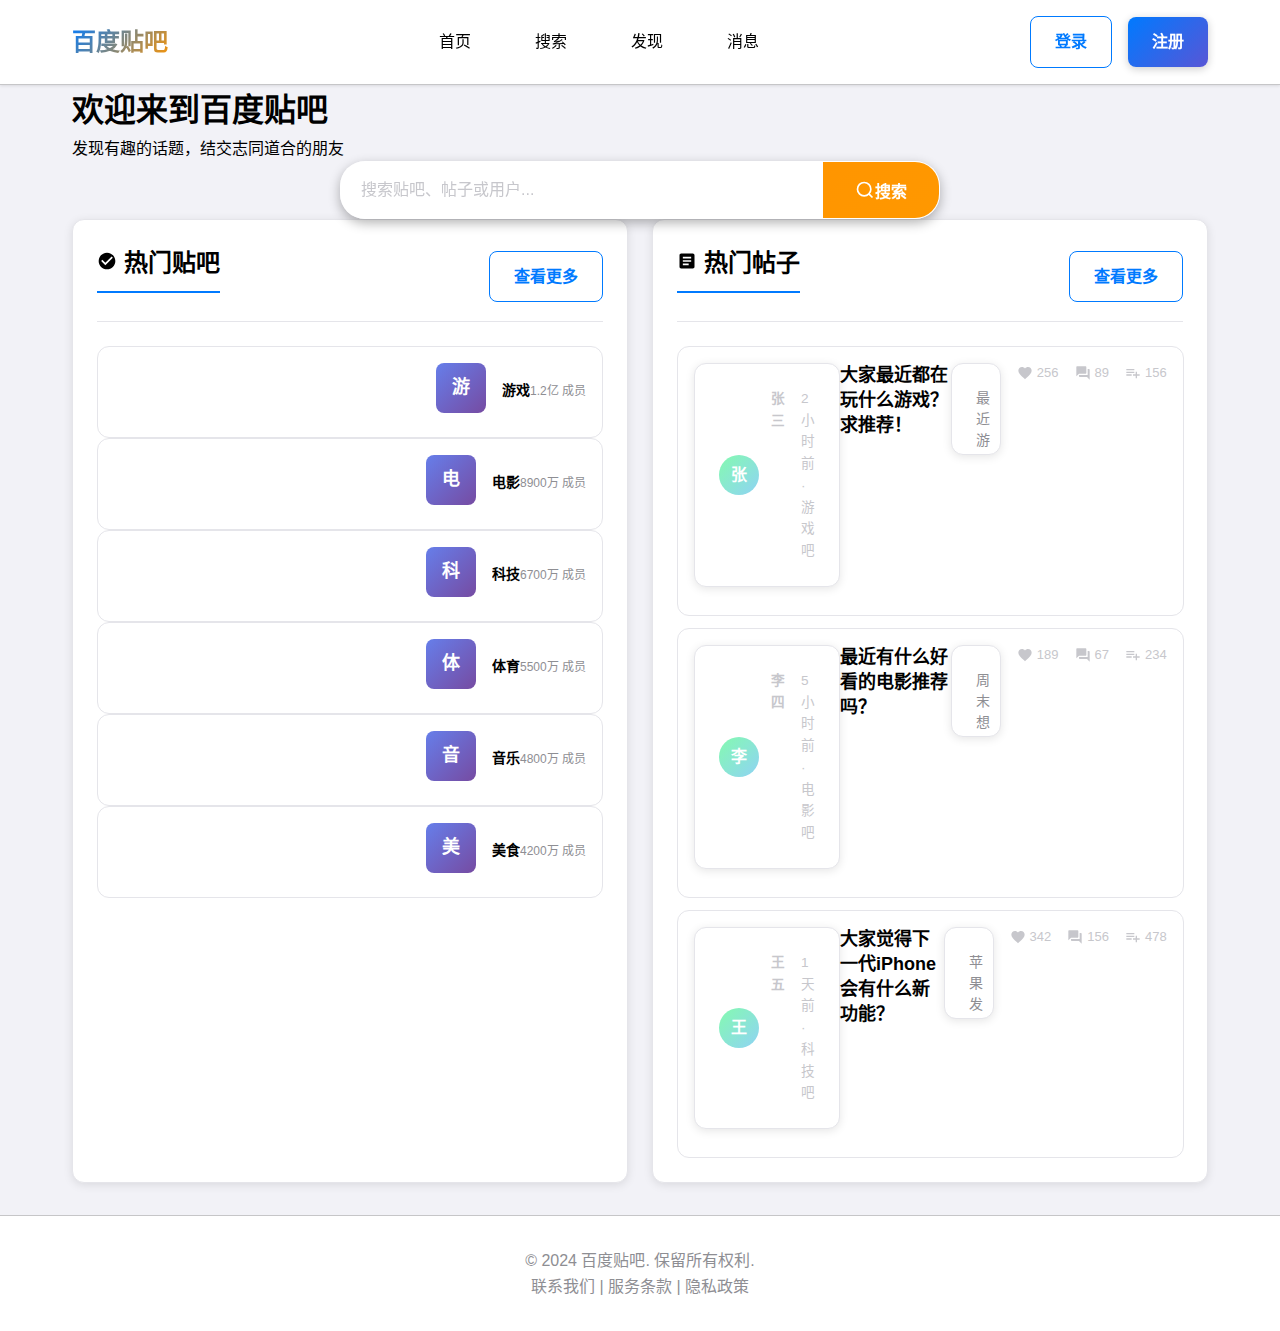
<file: index.html>
<!DOCTYPE html>
<html lang="zh-CN">
<head>
    <meta charset="UTF-8">
    <meta name="viewport" content="width=device-width, initial-scale=1.0, user-scalable=yes, minimum-scale=1.0, maximum-scale=5.0">
    <title>百度贴吧 - 首页</title>
    <link rel="stylesheet" href="css/style.css">
</head>
<body>
    <!-- 导航栏 -->
    <nav class="navbar">
        <div class="nav-container">
            <a href="index.html" class="logo">百度贴吧</a>
            
            <button class="nav-toggle">
                <span></span>
                <span></span>
                <span></span>
            </button>
            
            <ul class="nav-links">
                <li><a href="index.html" class="active">首页</a></li>
                <li><a href="search.html">搜索</a></li>
                <li><a href="#">发现</a></li>
                <li><a href="#">消息</a></li>
            </ul>
            
            <div class="nav-user">
                <a href="auth.html" class="btn btn-outline">登录</a>
                <a href="auth.html" class="btn btn-primary">注册</a>
            </div>
        </div>
    </nav>

    <!-- 首页内容 -->
    <main class="homepage">
        <!-- 轮播图区域 -->
        <section class="hero-section">
            <div class="container">
                <div class="hero-content">
                    <h1>欢迎来到百度贴吧</h1>
                    <p>发现有趣的话题，结交志同道合的朋友</p>
                    
                    <!-- 搜索框 -->
                    <form class="search-box">
                        <input type="text" class="search-input" placeholder="搜索贴吧、帖子或用户...">
                        <button type="submit" class="search-btn">
                            <svg width="20" height="20" viewBox="0 0 24 24" fill="none" stroke="currentColor" stroke-width="2">
                                <circle cx="11" cy="11" r="8"></circle>
                                <path d="m21 21-4.35-4.35"></path>
                            </svg>
                            搜索
                        </button>
                    </form>
                </div>
            </div>
        </section>

        <!-- 主要内容区域 -->
        <div class="container">
            <div class="grid grid-cols-auto gap-xl">
                <!-- 热门贴吧 -->
                <section class="card">
                    <div class="section-header">
                        <h2 class="section-title">
                            <svg width="20" height="20" viewBox="0 0 24 24" fill="currentColor">
                                <path d="M12 2C6.48 2 2 6.48 2 12s4.48 10 10 10 10-4.48 10-10S17.52 2 12 2zm-2 15l-5-5 1.41-1.41L10 14.17l7.59-7.59L19 8l-9 9z"/>
                            </svg>
                            热门贴吧
                        </h2>
                        <a href="#" class="btn btn-outline">查看更多</a>
                    </div>
                    
                    <div class="tieba-grid">
                        <!-- 贴吧项目 1 -->
                        <div class="tieba-item">
                            <div class="tieba-avatar">游</div>
                            <div class="tieba-name">游戏</div>
                            <div class="tieba-members">1.2亿 成员</div>
                        </div>
                        
                        <!-- 贴吧项目 2 -->
                        <div class="tieba-item">
                            <div class="tieba-avatar">电</div>
                            <div class="tieba-name">电影</div>
                            <div class="tieba-members">8900万 成员</div>
                        </div>
                        
                        <!-- 贴吧项目 3 -->
                        <div class="tieba-item">
                            <div class="tieba-avatar">科</div>
                            <div class="tieba-name">科技</div>
                            <div class="tieba-members">6700万 成员</div>
                        </div>
                        
                        <!-- 贴吧项目 4 -->
                        <div class="tieba-item">
                            <div class="tieba-avatar">体</div>
                            <div class="tieba-name">体育</div>
                            <div class="tieba-members">5500万 成员</div>
                        </div>
                        
                        <!-- 贴吧项目 5 -->
                        <div class="tieba-item">
                            <div class="tieba-avatar">音</div>
                            <div class="tieba-name">音乐</div>
                            <div class="tieba-members">4800万 成员</div>
                        </div>
                        
                        <!-- 贴吧项目 6 -->
                        <div class="tieba-item">
                            <div class="tieba-avatar">美</div>
                            <div class="tieba-name">美食</div>
                            <div class="tieba-members">4200万 成员</div>
                        </div>
                    </div>
                </section>

                <!-- 热门帖子 -->
                <section class="card">
                    <div class="section-header">
                        <h2 class="section-title">
                            <svg width="20" height="20" viewBox="0 0 24 24" fill="currentColor">
                                <path d="M19 3H5c-1.1 0-2 .9-2 2v14c0 1.1.9 2 2 2h14c1.1 0 2-.9 2-2V5c0-1.1-.9-2-2-2zm-5 14H7v-2h7v2zm3-4H7v-2h10v2zm0-4H7V7h10v2z"/>
                            </svg>
                            热门帖子
                        </h2>
                        <a href="#" class="btn btn-outline">查看更多</a>
                    </div>
                    
                    <div class="post-list">
                        <!-- 帖子 1 -->
                        <div class="post-item" data-post-id="1">
                            <div class="post-header">
                                <div class="post-avatar">张</div>
                                <div class="post-meta">
                                    <div class="post-author">张三</div>
                                    <div class="post-time">2小时前 · 游戏吧</div>
                                </div>
                            </div>
                            <h3 class="post-title">大家最近都在玩什么游戏？求推荐！</h3>
                            <p class="post-content">最近游戏荒了，想找一些好玩的游戏，大家有什么推荐的吗？最好是单机游戏，不要太肝的...</p>
                            <div class="post-stats">
                                <span class="post-stat">
                                    <svg width="16" height="16" viewBox="0 0 24 24" fill="currentColor">
                                        <path d="M12 21.35l-1.45-1.32C5.4 15.36 2 12.28 2 8.5 2 5.42 4.42 3 7.5 3c1.74 0 3.41.81 4.5 2.09C13.09 3.81 14.76 3 16.5 3 19.58 3 22 5.42 22 8.5c0 3.78-3.4 6.86-8.55 11.54L12 21.35z"/>
                                    </svg>
                                    256
                                </span>
                                <span class="post-stat">
                                    <svg width="16" height="16" viewBox="0 0 24 24" fill="currentColor">
                                        <path d="M21 6h-2v9H6v2c0 .55.45 1 1 1h11l4 4V7c0-.55-.45-1-1-1zm-4 6V3c0-.55-.45-1-1-1H3c-.55 0-1 .45-1 1v14l4-4h10c.55 0 1-.45 1-1z"/>
                                    </svg>
                                    89
                                </span>
                                <span class="post-stat">
                                    <svg width="16" height="16" viewBox="0 0 24 24" fill="currentColor">
                                        <path d="M14 10H2v2h12v-2zm0-4H2v2h12V6zm4 8v-4h-2v4h-4v2h4v4h2v-4h4v-2h-4zM2 16h8v-2H2v2z"/>
                                    </svg>
                                    156
                                </span>
                            </div>
                        </div>
                        
                        <!-- 帖子 2 -->
                        <div class="post-item" data-post-id="2">
                            <div class="post-header">
                                <div class="post-avatar">李</div>
                                <div class="post-meta">
                                    <div class="post-author">李四</div>
                                    <div class="post-time">5小时前 · 电影吧</div>
                                </div>
                            </div>
                            <h3 class="post-title">最近有什么好看的电影推荐吗？</h3>
                            <p class="post-content">周末想去看电影，不知道最近有什么好看的，大家有什么推荐的吗？最好是科幻或者悬疑类型的...</p>
                            <div class="post-stats">
                                <span class="post-stat">
                                    <svg width="16" height="16" viewBox="0 0 24 24" fill="currentColor">
                                        <path d="M12 21.35l-1.45-1.32C5.4 15.36 2 12.28 2 8.5 2 5.42 4.42 3 7.5 3c1.74 0 3.41.81 4.5 2.09C13.09 3.81 14.76 3 16.5 3 19.58 3 22 5.42 22 8.5c0 3.78-3.4 6.86-8.55 11.54L12 21.35z"/>
                                    </svg>
                                    189
                                </span>
                                <span class="post-stat">
                                    <svg width="16" height="16" viewBox="0 0 24 24" fill="currentColor">
                                        <path d="M21 6h-2v9H6v2c0 .55.45 1 1 1h11l4 4V7c0-.55-.45-1-1-1zm-4 6V3c0-.55-.45-1-1-1H3c-.55 0-1 .45-1 1v14l4-4h10c.55 0 1-.45 1-1z"/>
                                    </svg>
                                    67
                                </span>
                                <span class="post-stat">
                                    <svg width="16" height="16" viewBox="0 0 24 24" fill="currentColor">
                                        <path d="M14 10H2v2h12v-2zm0-4H2v2h12V6zm4 8v-4h-2v4h-4v2h4v4h2v-4h4v-2h-4zM2 16h8v-2H2v2z"/>
                                    </svg>
                                    234
                                </span>
                            </div>
                        </div>
                        
                        <!-- 帖子 3 -->
                        <div class="post-item" data-post-id="3">
                            <div class="post-header">
                                <div class="post-avatar">王</div>
                                <div class="post-meta">
                                    <div class="post-author">王五</div>
                                    <div class="post-time">1天前 · 科技吧</div>
                                </div>
                            </div>
                            <h3 class="post-title">大家觉得下一代iPhone会有什么新功能？</h3>
                            <p class="post-content">苹果发布会快到了，大家来预测一下下一代iPhone会有哪些创新功能？折叠屏？屏下摄像头？</p>
                            <div class="post-stats">
                                <span class="post-stat">
                                    <svg width="16" height="16" viewBox="0 0 24 24" fill="currentColor">
                                        <path d="M12 21.35l-1.45-1.32C5.4 15.36 2 12.28 2 8.5 2 5.42 4.42 3 7.5 3c1.74 0 3.41.81 4.5 2.09C13.09 3.81 14.76 3 16.5 3 19.58 3 22 5.42 22 8.5c0 3.78-3.4 6.86-8.55 11.54L12 21.35z"/>
                                    </svg>
                                    342
                                </span>
                                <span class="post-stat">
                                    <svg width="16" height="16" viewBox="0 0 24 24" fill="currentColor">
                                        <path d="M21 6h-2v9H6v2c0 .55.45 1 1 1h11l4 4V7c0-.55-.45-1-1-1zm-4 6V3c0-.55-.45-1-1-1H3c-.55 0-1 .45-1 1v14l4-4h10c.55 0 1-.45 1-1z"/>
                                    </svg>
                                    156
                                </span>
                                <span class="post-stat">
                                    <svg width="16" height="16" viewBox="0 0 24 24" fill="currentColor">
                                        <path d="M14 10H2v2h12v-2zm0-4H2v2h12V6zm4 8v-4h-2v4h-4v2h4v4h2v-4h4v-2h-4zM2 16h8v-2H2v2z"/>
                                    </svg>
                                    478
                                </span>
                            </div>
                        </div>
                    </div>
                </section>
            </div>
        </div>
    </main>

    <!-- 页脚 -->
    <footer class="footer">
        <div class="container">
            <div class="footer-content">
                <p>&copy; 2024 百度贴吧. 保留所有权利.</p>
                <p>联系我们 | 服务条款 | 隐私政策</p>
            </div>
        </div>
    </footer>

    <script src="js/script.js"></script>
    <script>
        // 首页特定初始化
        document.addEventListener('DOMContentLoaded', function() {
            if (typeof tiebaApp !== 'undefined') {
                tiebaApp.initHomePage();
            }
        });
    </script>
</body>
</html>
</file>
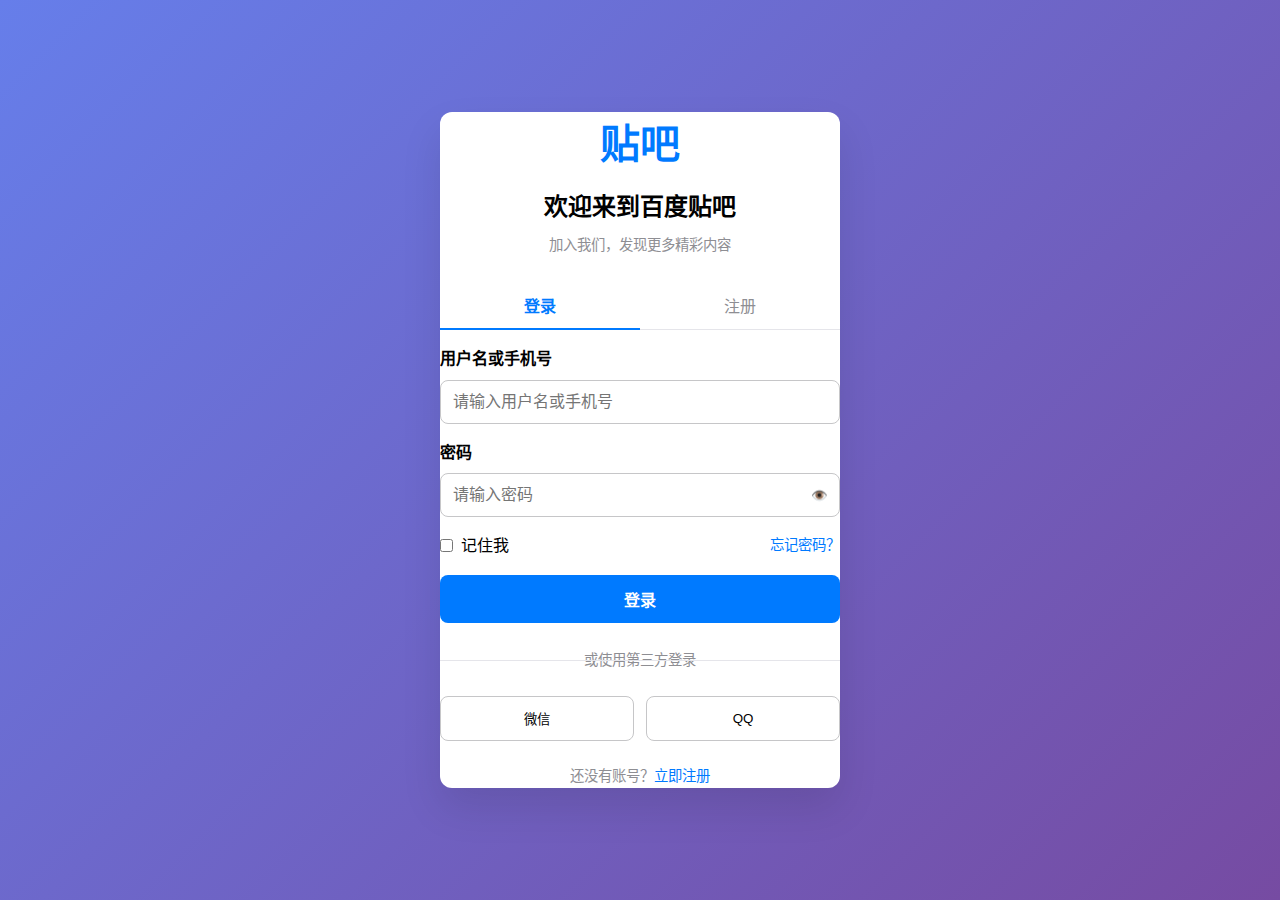
<file: auth.html>
<!DOCTYPE html>
<html lang="zh-CN">
<head>
    <meta charset="UTF-8">
    <meta name="viewport" content="width=device-width, initial-scale=1.0">
    <title>登录/注册 - 百度贴吧</title>
    <link rel="stylesheet" href="css/style.css">
    <style>
        .auth-container {
            min-height: 100vh;
            display: flex;
            align-items: center;
            justify-content: center;
            background: linear-gradient(135deg, #667eea 0%, #764ba2 100%);
            padding: var(--spacing-xl);
        }
        
        .auth-card {
            background: var(--bg-primary);
            border-radius: var(--radius-lg);
            box-shadow: 0 20px 40px rgba(0, 0, 0, 0.1);
            padding: var(--spacing-xxl);
            width: 100%;
            max-width: 400px;
            position: relative;
            overflow: hidden;
        }
        
        .auth-header {
            text-align: center;
            margin-bottom: var(--spacing-xl);
        }
        
        .auth-logo {
            font-size: 2.5rem;
            font-weight: bold;
            color: var(--primary-color);
            margin-bottom: var(--spacing-md);
        }
        
        .auth-title {
            font-size: 1.5rem;
            color: var(--text-primary);
            margin-bottom: var(--spacing-sm);
        }
        
        .auth-subtitle {
            color: var(--text-secondary);
            font-size: 0.9rem;
        }
        
        .auth-tabs {
            display: flex;
            margin-bottom: var(--spacing-lg);
            border-bottom: 1px solid var(--border-light);
        }
        
        .auth-tab {
            flex: 1;
            text-align: center;
            padding: var(--spacing-md);
            background: none;
            border: none;
            color: var(--text-secondary);
            font-size: 1rem;
            cursor: pointer;
            transition: all var(--transition-medium);
            position: relative;
        }
        
        .auth-tab.active {
            color: var(--primary-color);
            font-weight: bold;
        }
        
        .auth-tab.active::after {
            content: '';
            position: absolute;
            bottom: -1px;
            left: 50%;
            transform: translateX(-50%);
            width: 100%;
            height: 2px;
            background: var(--primary-color);
        }
        
        .auth-form {
            display: none;
        }
        
        .auth-form.active {
            display: block;
            animation: fadeIn 0.3s ease;
        }
        
        .form-group {
            margin-bottom: var(--spacing-lg);
        }
        
        .form-label {
            display: block;
            margin-bottom: var(--spacing-sm);
            font-weight: bold;
            color: var(--text-primary);
        }
        
        .form-input {
            width: 100%;
            padding: var(--spacing-md);
            border: 1px solid var(--border-color);
            border-radius: var(--radius-md);
            font-size: 1rem;
            transition: all var(--transition-medium);
            background: var(--bg-primary);
            color: var(--text-primary);
        }
        
        .form-input:focus {
            outline: none;
            border-color: var(--primary-color);
            box-shadow: 0 0 0 3px rgba(102, 126, 234, 0.1);
        }
        
        .password-input {
            position: relative;
        }
        
        .toggle-password {
            position: absolute;
            right: var(--spacing-md);
            top: 50%;
            transform: translateY(-50%);
            background: none;
            border: none;
            color: var(--text-tertiary);
            cursor: pointer;
        }
        
        .remember-forgot {
            display: flex;
            justify-content: space-between;
            align-items: center;
            margin-bottom: var(--spacing-lg);
        }
        
        .remember-me {
            display: flex;
            align-items: center;
            gap: var(--spacing-sm);
        }
        
        .remember-me input {
            margin: 0;
        }
        
        .forgot-password {
            color: var(--primary-color);
            text-decoration: none;
            font-size: 0.9rem;
        }
        
        .forgot-password:hover {
            text-decoration: underline;
        }
        
        .auth-button {
            width: 100%;
            padding: var(--spacing-md);
            background: var(--primary-color);
            color: white;
            border: none;
            border-radius: var(--radius-md);
            font-size: 1rem;
            font-weight: bold;
            cursor: pointer;
            transition: all var(--transition-medium);
        }
        
        .auth-button:hover {
            background: #5a6fd8;
            transform: translateY(-1px);
        }
        
        .auth-button:active {
            transform: translateY(0);
        }
        
        .auth-divider {
            text-align: center;
            margin: var(--spacing-xl) 0;
            position: relative;
        }
        
        .auth-divider::before {
            content: '';
            position: absolute;
            top: 50%;
            left: 0;
            right: 0;
            height: 1px;
            background: var(--border-light);
        }
        
        .auth-divider span {
            background: var(--bg-primary);
            padding: 0 var(--spacing-md);
            color: var(--text-secondary);
            font-size: 0.9rem;
        }
        
        .social-login {
            display: flex;
            gap: var(--spacing-md);
            margin-bottom: var(--spacing-xl);
        }
        
        .social-btn {
            flex: 1;
            padding: var(--spacing-md);
            border: 1px solid var(--border-color);
            border-radius: var(--radius-md);
            background: var(--bg-primary);
            color: var(--text-primary);
            cursor: pointer;
            transition: all var(--transition-medium);
            display: flex;
            align-items: center;
            justify-content: center;
            gap: var(--spacing-sm);
        }
        
        .social-btn:hover {
            border-color: var(--primary-color);
            transform: translateY(-1px);
        }
        
        .auth-footer {
            text-align: center;
            color: var(--text-secondary);
            font-size: 0.9rem;
        }
        
        .auth-footer a {
            color: var(--primary-color);
            text-decoration: none;
        }
        
        .auth-footer a:hover {
            text-decoration: underline;
        }
        
        @keyframes fadeIn {
            from { opacity: 0; transform: translateY(10px); }
            to { opacity: 1; transform: translateY(0); }
        }
        
        @media (max-width: 480px) {
            .auth-container {
                padding: var(--spacing-md);
            }
            
            .auth-card {
                padding: var(--spacing-xl);
            }
            
            .social-login {
                flex-direction: column;
            }
        }
    </style>
</head>
<body>
    <div class="auth-container">
        <div class="auth-card">
            <div class="auth-header">
                <div class="auth-logo">贴吧</div>
                <h1 class="auth-title">欢迎来到百度贴吧</h1>
                <p class="auth-subtitle">加入我们，发现更多精彩内容</p>
            </div>
            
            <div class="auth-tabs">
                <button class="auth-tab active" data-tab="login">登录</button>
                <button class="auth-tab" data-tab="register">注册</button>
            </div>
            
            <!-- 登录表单 -->
            <form class="auth-form active" id="login-form">
                <div class="form-group">
                    <label class="form-label" for="login-username">用户名或手机号</label>
                    <input type="text" id="login-username" class="form-input" placeholder="请输入用户名或手机号" required>
                </div>
                
                <div class="form-group">
                    <label class="form-label" for="login-password">密码</label>
                    <div class="password-input">
                        <input type="password" id="login-password" class="form-input" placeholder="请输入密码" required>
                        <button type="button" class="toggle-password">👁️</button>
                    </div>
                </div>
                
                <div class="remember-forgot">
                    <label class="remember-me">
                        <input type="checkbox" id="remember-me">
                        <span>记住我</span>
                    </label>
                    <a href="#" class="forgot-password">忘记密码？</a>
                </div>
                
                <button type="submit" class="auth-button">登录</button>
                
                <div class="auth-divider">
                    <span>或使用第三方登录</span>
                </div>
                
                <div class="social-login">
                    <button type="button" class="social-btn" data-provider="wechat">
                        <span>微信</span>
                    </button>
                    <button type="button" class="social-btn" data-provider="qq">
                        <span>QQ</span>
                    </button>
                </div>
                
                <div class="auth-footer">
                    还没有账号？<a href="#" class="switch-to-register">立即注册</a>
                </div>
            </form>
            
            <!-- 注册表单 -->
            <form class="auth-form" id="register-form">
                <div class="form-group">
                    <label class="form-label" for="register-username">用户名</label>
                    <input type="text" id="register-username" class="form-input" placeholder="请输入用户名（2-20个字符）" required>
                </div>
                
                <div class="form-group">
                    <label class="form-label" for="register-phone">手机号</label>
                    <input type="tel" id="register-phone" class="form-input" placeholder="请输入手机号" required>
                </div>
                
                <div class="form-group">
                    <label class="form-label" for="register-email">邮箱（可选）</label>
                    <input type="email" id="register-email" class="form-input" placeholder="请输入邮箱地址">
                </div>
                
                <div class="form-group">
                    <label class="form-label" for="register-password">密码</label>
                    <div class="password-input">
                        <input type="password" id="register-password" class="form-input" placeholder="请输入密码（6-20个字符）" required>
                        <button type="button" class="toggle-password">👁️</button>
                    </div>
                </div>
                
                <div class="form-group">
                    <label class="form-label" for="register-confirm-password">确认密码</label>
                    <div class="password-input">
                        <input type="password" id="register-confirm-password" class="form-input" placeholder="请再次输入密码" required>
                        <button type="button" class="toggle-password">👁️</button>
                    </div>
                </div>
                
                <div class="form-group">
                    <label class="remember-me">
                        <input type="checkbox" id="agree-terms" required>
                        <span>我已阅读并同意<a href="#" style="color: var(--primary-color); margin-left: 4px;">《用户协议》</a>和<a href="#" style="color: var(--primary-color); margin-left: 4px;">《隐私政策》</a></span>
                    </label>
                </div>
                
                <button type="submit" class="auth-button">注册</button>
                
                <div class="auth-divider">
                    <span>或使用第三方注册</span>
                </div>
                
                <div class="social-login">
                    <button type="button" class="social-btn" data-provider="wechat">
                        <span>微信</span>
                    </button>
                    <button type="button" class="social-btn" data-provider="qq">
                        <span>QQ</span>
                    </button>
                </div>
                
                <div class="auth-footer">
                    已有账号？<a href="#" class="switch-to-login">立即登录</a>
                </div>
            </form>
        </div>
    </div>
    
    <script src="js/script.js"></script>
    <script>
        // 初始化认证页面
        document.addEventListener('DOMContentLoaded', function() {
            // 切换登录/注册标签
            const tabs = document.querySelectorAll('.auth-tab');
            const forms = document.querySelectorAll('.auth-form');
            
            tabs.forEach(tab => {
                tab.addEventListener('click', function() {
                    const targetTab = this.getAttribute('data-tab');
                    
                    // 更新标签状态
                    tabs.forEach(t => t.classList.remove('active'));
                    this.classList.add('active');
                    
                    // 更新表单显示
                    forms.forEach(form => form.classList.remove('active'));
                    document.getElementById(`${targetTab}-form`).classList.add('active');
                });
            });
            
            // 切换密码可见性
            const toggleButtons = document.querySelectorAll('.toggle-password');
            toggleButtons.forEach(button => {
                button.addEventListener('click', function() {
                    const input = this.previousElementSibling;
                    if (input.type === 'password') {
                        input.type = 'text';
                        this.textContent = '🙈';
                    } else {
                        input.type = 'password';
                        this.textContent = '👁️';
                    }
                });
            });
            
            // 切换登录/注册链接
            document.querySelector('.switch-to-register').addEventListener('click', function(e) {
                e.preventDefault();
                document.querySelector('[data-tab="register"]').click();
            });
            
            document.querySelector('.switch-to-login').addEventListener('click', function(e) {
                e.preventDefault();
                document.querySelector('[data-tab="login"]').click();
            });
            
            // 登录表单提交
            document.getElementById('login-form').addEventListener('submit', function(e) {
                e.preventDefault();
                const username = document.getElementById('login-username').value;
                const password = document.getElementById('login-password').value;
                
                // 模拟登录验证
                if (username && password) {
                    // 显示加载状态
                    const submitBtn = this.querySelector('.auth-button');
                    const originalText = submitBtn.textContent;
                    submitBtn.textContent = '登录中...';
                    submitBtn.disabled = true;
                    
                    setTimeout(() => {
                        submitBtn.textContent = originalText;
                        submitBtn.disabled = false;
                        
                        // 模拟登录成功
                        if (username === 'demo' && password === 'demo') {
                            showToast('登录成功！', 'success');
                            setTimeout(() => {
                                window.location.href = 'index.html';
                            }, 1000);
                        } else {
                            showToast('用户名或密码错误', 'error');
                        }
                    }, 1000);
                } else {
                    showToast('请填写完整的登录信息', 'error');
                }
            });
            
            // 注册表单提交
            document.getElementById('register-form').addEventListener('submit', function(e) {
                e.preventDefault();
                const username = document.getElementById('register-username').value;
                const phone = document.getElementById('register-phone').value;
                const password = document.getElementById('register-password').value;
                const confirmPassword = document.getElementById('register-confirm-password').value;
                const agreeTerms = document.getElementById('agree-terms').checked;
                
                // 验证表单
                if (!username || !phone || !password || !confirmPassword) {
                    showToast('请填写完整的注册信息', 'error');
                    return;
                }
                
                if (password !== confirmPassword) {
                    showToast('两次输入的密码不一致', 'error');
                    return;
                }
                
                if (password.length < 6) {
                    showToast('密码长度不能少于6个字符', 'error');
                    return;
                }
                
                if (!agreeTerms) {
                    showToast('请同意用户协议和隐私政策', 'error');
                    return;
                }
                
                // 显示加载状态
                const submitBtn = this.querySelector('.auth-button');
                const originalText = submitBtn.textContent;
                submitBtn.textContent = '注册中...';
                submitBtn.disabled = true;
                
                setTimeout(() => {
                    submitBtn.textContent = originalText;
                    submitBtn.disabled = false;
                    
                    // 模拟注册成功
                    showToast('注册成功！', 'success');
                    setTimeout(() => {
                        // 切换到登录页面
                        document.querySelector('[data-tab="login"]').click();
                        document.getElementById('login-username').value = username;
                        document.getElementById('login-password').value = '';
                    }, 1000);
                }, 1500);
            });
            
            // 第三方登录/注册
            const socialButtons = document.querySelectorAll('.social-btn');
            socialButtons.forEach(button => {
                button.addEventListener('click', function() {
                    const provider = this.getAttribute('data-provider');
                    showToast(`${provider === 'wechat' ? '微信' : 'QQ'}登录功能开发中...`, 'info');
                });
            });
            
            // 忘记密码
            document.querySelector('.forgot-password').addEventListener('click', function(e) {
                e.preventDefault();
                showToast('忘记密码功能开发中...', 'info');
            });
            
            console.log('认证页面初始化完成');
        });
    </script>
</body>
</html>
</file>
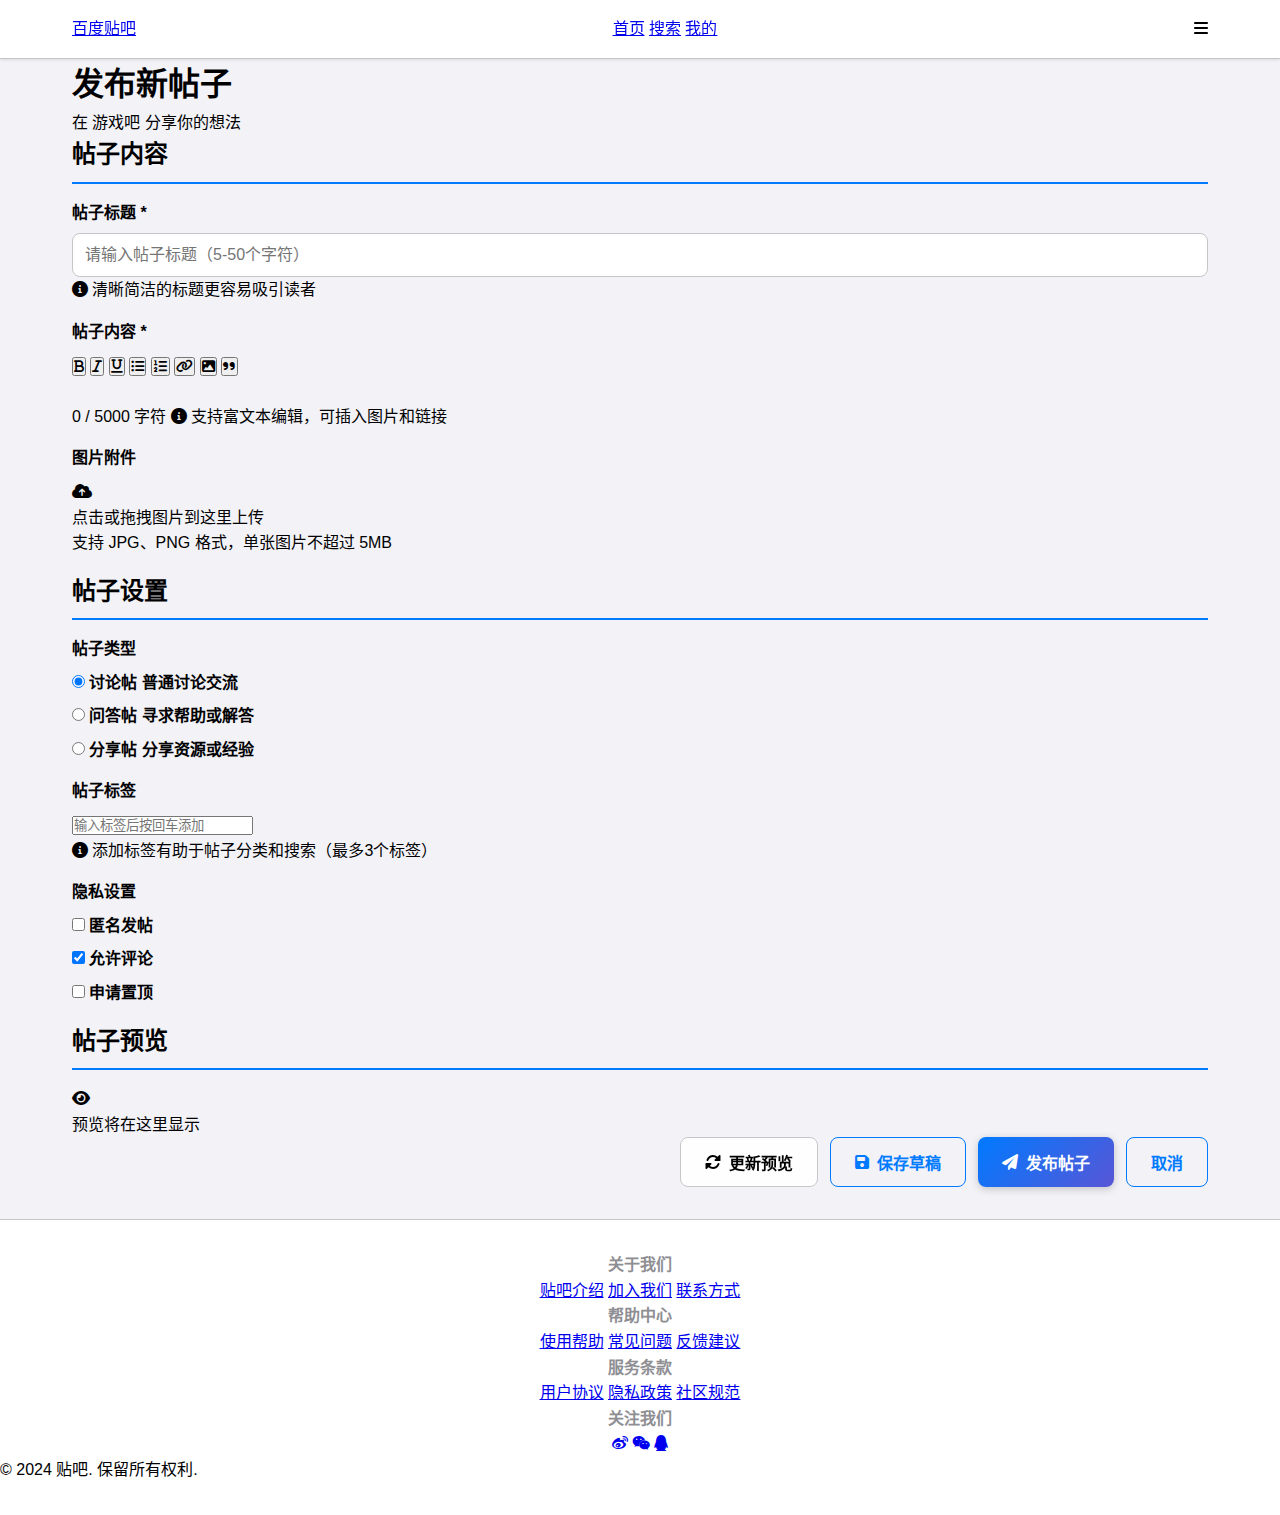
<file: create-post.html>
<!DOCTYPE html>
<html lang="zh-CN">
<head>
    <meta charset="UTF-8">
    <meta name="viewport" content="width=device-width, initial-scale=1.0">
    <title>发帖 - 百度贴吧</title>
    <link rel="stylesheet" href="css/style.css">
    <link rel="stylesheet" href="https://cdnjs.cloudflare.com/ajax/libs/font-awesome/6.0.0/css/all.min.css">
</head>
<body>
    <!-- 导航栏 -->
    <nav class="navbar">
        <div class="nav-container">
            <div class="nav-brand">
                <a href="index.html">百度贴吧</a>
            </div>
            
            <div class="nav-menu">
                <a href="index.html" class="nav-link">首页</a>
                <a href="search.html" class="nav-link">搜索</a>
                <a href="profile.html" class="nav-link">我的</a>
            </div>
            
            <div class="mobile-menu-btn">
                <i class="fas fa-bars"></i>
            </div>
        </div>
    </nav>

    <!-- 发帖内容 -->
    <div class="container">
        <div class="create-post-container">
            <!-- 页面头部 -->
            <div class="page-header">
                <h1>发布新帖子</h1>
                <p class="page-subtitle">在 <span id="currentTiebaName">游戏吧</span> 分享你的想法</p>
            </div>

            <!-- 发帖表单 -->
            <form class="create-post-form" id="createPostForm">
                <!-- 帖子基本信息 -->
                <div class="form-section">
                    <h2 class="section-title">帖子内容</h2>
                    
                    <!-- 帖子标题 -->
                    <div class="form-group">
                        <label for="postTitle" class="form-label">
                            帖子标题 <span class="required">*</span>
                        </label>
                        <input type="text" id="postTitle" name="postTitle" class="form-input" 
                               placeholder="请输入帖子标题（5-50个字符）" required>
                        <div class="form-hint">
                            <i class="fas fa-info-circle"></i>
                            清晰简洁的标题更容易吸引读者
                        </div>
                    </div>

                    <!-- 帖子内容 -->
                    <div class="form-group">
                        <label for="postContent" class="form-label">
                            帖子内容 <span class="required">*</span>
                        </label>
                        <div class="editor-container">
                            <!-- 编辑器工具栏 -->
                            <div class="editor-toolbar">
                                <button type="button" class="toolbar-btn" data-command="bold" title="粗体">
                                    <i class="fas fa-bold"></i>
                                </button>
                                <button type="button" class="toolbar-btn" data-command="italic" title="斜体">
                                    <i class="fas fa-italic"></i>
                                </button>
                                <button type="button" class="toolbar-btn" data-command="underline" title="下划线">
                                    <i class="fas fa-underline"></i>
                                </button>
                                <button type="button" class="toolbar-btn" data-command="insertUnorderedList" title="无序列表">
                                    <i class="fas fa-list-ul"></i>
                                </button>
                                <button type="button" class="toolbar-btn" data-command="insertOrderedList" title="有序列表">
                                    <i class="fas fa-list-ol"></i>
                                </button>
                                <button type="button" class="toolbar-btn" data-command="createLink" title="插入链接">
                                    <i class="fas fa-link"></i>
                                </button>
                                <button type="button" class="toolbar-btn" data-command="insertImage" title="插入图片">
                                    <i class="fas fa-image"></i>
                                </button>
                                <button type="button" class="toolbar-btn" data-command="formatBlock" data-value="blockquote" title="引用">
                                    <i class="fas fa-quote-right"></i>
                                </button>
                            </div>
                            
                            <!-- 编辑器内容区域 -->
                            <div id="postContent" class="editor-content" contenteditable="true" 
                                 placeholder="请输入帖子内容（最少10个字符）"></div>
                            
                            <!-- 编辑器状态栏 -->
                            <div class="editor-status">
                                <span class="char-count">
                                    <span id="charCount">0</span> / 5000 字符
                                </span>
                                <span class="editor-hint">
                                    <i class="fas fa-info-circle"></i>
                                    支持富文本编辑，可插入图片和链接
                                </span>
                            </div>
                        </div>
                    </div>

                    <!-- 图片上传 -->
                    <div class="form-group">
                        <label class="form-label">图片附件</label>
                        <div class="image-upload-container">
                            <div class="upload-area" id="uploadArea">
                                <i class="fas fa-cloud-upload-alt"></i>
                                <p>点击或拖拽图片到这里上传</p>
                                <span class="upload-hint">支持 JPG、PNG 格式，单张图片不超过 5MB</span>
                            </div>
                            <input type="file" id="imageUpload" multiple accept="image/*" 
                                   style="display: none;">
                            <div class="image-preview" id="imagePreview"></div>
                        </div>
                    </div>
                </div>

                <!-- 帖子设置 -->
                <div class="form-section">
                    <h2 class="section-title">帖子设置</h2>
                    
                    <!-- 帖子类型 -->
                    <div class="form-group">
                        <label class="form-label">帖子类型</label>
                        <div class="radio-group">
                            <label class="radio-label">
                                <input type="radio" name="postType" value="discussion" checked>
                                <span class="radio-custom"></span>
                                <span class="radio-text">讨论帖</span>
                                <span class="radio-description">普通讨论交流</span>
                            </label>
                            <label class="radio-label">
                                <input type="radio" name="postType" value="question">
                                <span class="radio-custom"></span>
                                <span class="radio-text">问答帖</span>
                                <span class="radio-description">寻求帮助或解答</span>
                            </label>
                            <label class="radio-label">
                                <input type="radio" name="postType" value="share">
                                <span class="radio-custom"></span>
                                <span class="radio-text">分享帖</span>
                                <span class="radio-description">分享资源或经验</span>
                            </label>
                        </div>
                    </div>

                    <!-- 帖子标签 -->
                    <div class="form-group">
                        <label for="postTags" class="form-label">帖子标签</label>
                        <div class="tags-input-container">
                            <input type="text" id="postTags" class="tags-input" placeholder="输入标签后按回车添加">
                            <div class="tags-list" id="tagsList"></div>
                        </div>
                        <div class="form-hint">
                            <i class="fas fa-info-circle"></i>
                            添加标签有助于帖子分类和搜索（最多3个标签）
                        </div>
                    </div>

                    <!-- 隐私设置 -->
                    <div class="form-group">
                        <label class="form-label">隐私设置</label>
                        <div class="checkbox-group">
                            <label class="checkbox-label">
                                <input type="checkbox" name="anonymous" value="1">
                                <span class="checkbox-custom"></span>
                                <span class="checkbox-text">匿名发帖</span>
                            </label>
                            <label class="checkbox-label">
                                <input type="checkbox" name="commentable" value="1" checked>
                                <span class="checkbox-custom"></span>
                                <span class="checkbox-text">允许评论</span>
                            </label>
                            <label class="checkbox-label">
                                <input type="checkbox" name="sticky" value="1">
                                <span class="checkbox-custom"></span>
                                <span class="checkbox-text">申请置顶</span>
                            </label>
                        </div>
                    </div>
                </div>

                <!-- 预览区域 -->
                <div class="form-section">
                    <h2 class="section-title">帖子预览</h2>
                    <div class="preview-container">
                        <div id="postPreview" class="post-preview">
                            <div class="preview-placeholder">
                                <i class="fas fa-eye"></i>
                                <p>预览将在这里显示</p>
                            </div>
                        </div>
                    </div>
                </div>

                <!-- 表单操作 -->
                <div class="form-actions">
                    <button type="button" class="btn btn-secondary" onclick="updatePreview()">
                        <i class="fas fa-sync-alt"></i>
                        更新预览
                    </button>
                    <button type="button" class="btn btn-outline" onclick="saveDraft()">
                        <i class="fas fa-save"></i>
                        保存草稿
                    </button>
                    <button type="submit" class="btn btn-primary">
                        <i class="fas fa-paper-plane"></i>
                        发布帖子
                    </button>
                    <button type="button" class="btn btn-outline" onclick="window.history.back()">
                        取消
                    </button>
                </div>
            </form>
        </div>
    </div>

    <!-- 页脚 -->
    <footer class="footer">
        <div class="footer-content">
            <div class="footer-section">
                <h4>关于我们</h4>
                <a href="#">贴吧介绍</a>
                <a href="#">加入我们</a>
                <a href="#">联系方式</a>
            </div>
            <div class="footer-section">
                <h4>帮助中心</h4>
                <a href="#">使用帮助</a>
                <a href="#">常见问题</a>
                <a href="#">反馈建议</a>
            </div>
            <div class="footer-section">
                <h4>服务条款</h4>
                <a href="#">用户协议</a>
                <a href="#">隐私政策</a>
                <a href="#">社区规范</a>
            </div>
            <div class="footer-section">
                <h4>关注我们</h4>
                <div class="social-links">
                    <a href="#"><i class="fab fa-weibo"></i></a>
                    <a href="#"><i class="fab fa-weixin"></i></a>
                    <a href="#"><i class="fab fa-qq"></i></a>
                </div>
            </div>
        </div>
        <div class="footer-bottom">
            <p>&copy; 2024 贴吧. 保留所有权利.</p>
        </div>
    </footer>

    <script src="js/script.js"></script>
    <script>
        // 发帖页面特定功能
        document.addEventListener('DOMContentLoaded', function() {
            // 获取当前贴吧名称（从URL参数或默认值）
            const urlParams = new URLSearchParams(window.location.search);
            const tiebaName = urlParams.get('tieba') || '游戏吧';
            document.getElementById('currentTiebaName').textContent = tiebaName;
            
            // 富文本编辑器功能
            const editor = document.getElementById('postContent');
            const charCount = document.getElementById('charCount');
            
            // 字符计数
            editor.addEventListener('input', function() {
                const text = this.innerText || this.textContent;
                charCount.textContent = text.length;
            });
            
            // 工具栏按钮功能
            document.querySelectorAll('.toolbar-btn').forEach(btn => {
                btn.addEventListener('click', function() {
                    const command = this.dataset.command;
                    const value = this.dataset.value;
                    
                    if (command === 'insertImage') {
                        document.getElementById('imageUpload').click();
                    } else if (command === 'createLink') {
                        const url = prompt('请输入链接地址：');
                        if (url) {
                            document.execCommand(command, false, url);
                        }
                    } else {
                        document.execCommand(command, false, value);
                    }
                    editor.focus();
                });
            });
            
            // 图片上传功能
            const uploadArea = document.getElementById('uploadArea');
            const imageUpload = document.getElementById('imageUpload');
            const imagePreview = document.getElementById('imagePreview');
            let uploadedImages = [];
            
            uploadArea.addEventListener('click', () => imageUpload.click());
            
            uploadArea.addEventListener('dragover', (e) => {
                e.preventDefault();
                uploadArea.classList.add('drag-over');
            });
            
            uploadArea.addEventListener('dragleave', () => {
                uploadArea.classList.remove('drag-over');
            });
            
            uploadArea.addEventListener('drop', (e) => {
                e.preventDefault();
                uploadArea.classList.remove('drag-over');
                const files = e.dataTransfer.files;
                handleImageFiles(files);
            });
            
            imageUpload.addEventListener('change', (e) => {
                handleImageFiles(e.target.files);
            });
            
            function handleImageFiles(files) {
                Array.from(files).forEach(file => {
                    if (file.type.startsWith('image/') && file.size <= 5 * 1024 * 1024) {
                        const reader = new FileReader();
                        reader.onload = function(e) {
                            const imageData = {
                                src: e.target.result,
                                name: file.name
                            };
                            uploadedImages.push(imageData);
                            renderImagePreview();
                        };
                        reader.readAsDataURL(file);
                    } else {
                        alert('请上传有效的图片文件（不超过5MB）');
                    }
                });
            }
            
            function renderImagePreview() {
                imagePreview.innerHTML = '';
                uploadedImages.forEach((image, index) => {
                    const imgElement = document.createElement('div');
                    imgElement.className = 'preview-image';
                    imgElement.innerHTML = `
                        <img src="${image.src}" alt="${image.name}">
                        <button type="button" class="remove-image" onclick="removeImage(${index})">
                            <i class="fas fa-times"></i>
                        </button>
                    `;
                    imagePreview.appendChild(imgElement);
                });
            }
            
            window.removeImage = function(index) {
                uploadedImages.splice(index, 1);
                renderImagePreview();
            };
            
            // 标签输入功能
            const tagsInput = document.getElementById('postTags');
            const tagsList = document.getElementById('tagsList');
            let tags = [];
            
            tagsInput.addEventListener('keydown', function(e) {
                if (e.key === 'Enter') {
                    e.preventDefault();
                    const tag = this.value.trim();
                    if (tag && tags.length < 3) {
                        addTag(tag);
                        this.value = '';
                    }
                }
            });
            
            function addTag(tag) {
                if (!tags.includes(tag)) {
                    tags.push(tag);
                    const tagElement = document.createElement('span');
                    tagElement.className = 'tag';
                    tagElement.innerHTML = `
                        ${tag}
                        <span class="tag-remove" onclick="removeTag('${tag}')">×</span>
                    `;
                    tagsList.appendChild(tagElement);
                }
            }
            
            window.removeTag = function(tag) {
                tags = tags.filter(t => t !== tag);
                renderTags();
            };
            
            function renderTags() {
                tagsList.innerHTML = '';
                tags.forEach(tag => addTag(tag));
            }
            
            // 表单验证
            const form = document.getElementById('createPostForm');
            form.addEventListener('submit', function(e) {
                e.preventDefault();
                
                const postTitle = document.getElementById('postTitle').value.trim();
                const postContent = editor.innerText || editor.textContent;
                
                if (!postTitle) {
                    alert('请输入帖子标题');
                    return;
                }
                
                if (postTitle.length < 5 || postTitle.length > 50) {
                    alert('帖子标题长度应在5-50个字符之间');
                    return;
                }
                
                if (!postContent || postContent.length < 10) {
                    alert('帖子内容至少需要10个字符');
                    return;
                }
                
                // 模拟发布成功
                alert('帖子发布成功！即将跳转到帖子详情页');
                setTimeout(() => {
                    window.location.href = 'post-detail.html';
                }, 1000);
            });
        });
        
        // 更新预览功能
        function updatePreview() {
            const postTitle = document.getElementById('postTitle').value.trim();
            const postContent = document.getElementById('postContent').innerHTML;
            
            if (!postTitle) {
                alert('请输入帖子标题以预览');
                return;
            }
            
            const preview = document.getElementById('postPreview');
            preview.innerHTML = `
                <div class="preview-post">
                    <h3 class="preview-title">${postTitle}</h3>
                    <div class="preview-content">${postContent}</div>
                    <div class="preview-meta">
                        <span class="preview-author">贴吧用户_123456</span>
                        <span class="preview-time">刚刚</span>
                    </div>
                </div>
            `;
        }
        
        // 保存草稿功能
        function saveDraft() {
            const postTitle = document.getElementById('postTitle').value.trim();
            const postContent = document.getElementById('postContent').innerHTML;
            
            if (!postTitle && !postContent) {
                alert('没有内容可保存');
                return;
            }
            
            const draft = {
                title: postTitle,
                content: postContent,
                timestamp: new Date().toISOString()
            };
            
            localStorage.setItem('postDraft', JSON.stringify(draft));
            alert('草稿已保存');
        }
        
        // 加载草稿功能
        function loadDraft() {
            const draft = localStorage.getItem('postDraft');
            if (draft) {
                const data = JSON.parse(draft);
                document.getElementById('postTitle').value = data.title;
                document.getElementById('postContent').innerHTML = data.content;
                
                // 更新字符计数
                const text = data.content.replace(/<[^>]*>/g, '');
                document.getElementById('charCount').textContent = text.length;
            }
        }
        
        // 页面加载时检查是否有草稿
        window.addEventListener('load', loadDraft);
    </script>
</body>
</html>
</file>
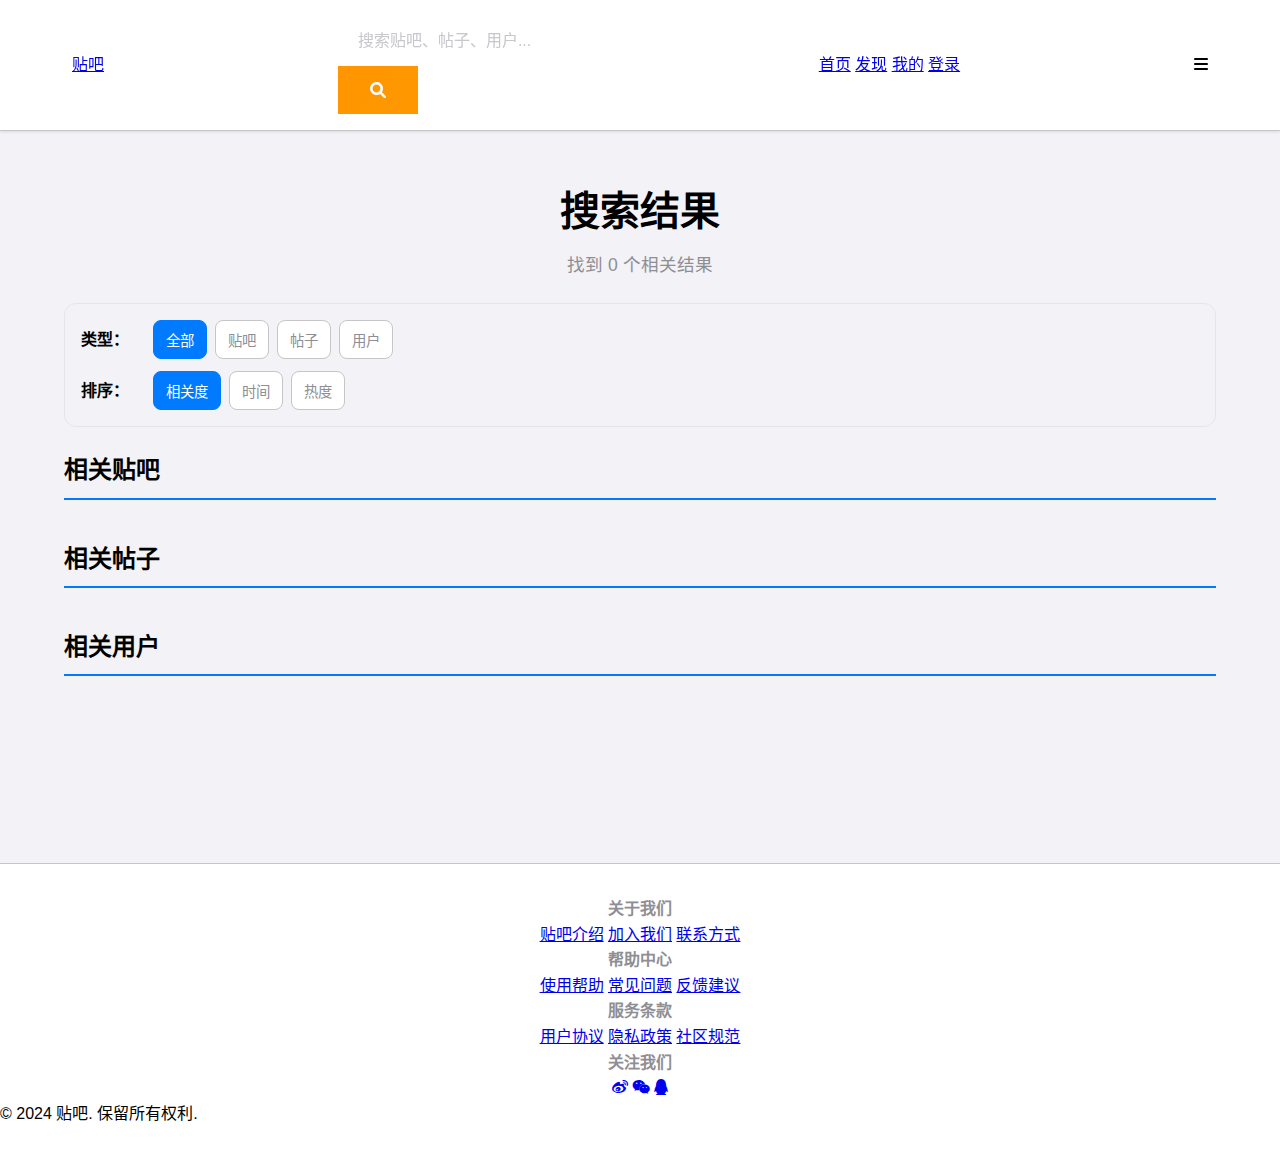
<file: search.html>
<!DOCTYPE html>
<html lang="zh-CN">
<head>
    <meta charset="UTF-8">
    <meta name="viewport" content="width=device-width, initial-scale=1.0">
    <title>搜索 - 贴吧</title>
    <link rel="stylesheet" href="css/style.css">
    <link rel="stylesheet" href="https://cdnjs.cloudflare.com/ajax/libs/font-awesome/6.0.0/css/all.min.css">
</head>
<body>
    <!-- 导航栏 -->
    <nav class="navbar">
        <div class="nav-container">
            <div class="nav-brand">
                <a href="index.html">贴吧</a>
            </div>
            
            <!-- 搜索框 -->
            <div class="nav-search">
                <form class="search-form" id="search-form">
                    <input type="text" class="search-input" placeholder="搜索贴吧、帖子、用户..." value="" id="search-input">
                    <button type="submit" class="search-btn">
                        <i class="fas fa-search"></i>
                    </button>
                </form>
            </div>
            
            <div class="nav-menu">
                <a href="index.html" class="nav-link">首页</a>
                <a href="#" class="nav-link">发现</a>
                <a href="profile.html" class="nav-link">我的</a>
                <a href="auth.html" class="nav-link">登录</a>
            </div>
            
            <!-- 移动端菜单按钮 -->
            <div class="mobile-menu-btn">
                <i class="fas fa-bars"></i>
            </div>
        </div>
    </nav>

    <!-- 搜索页面内容 -->
    <div class="search-container">
        <div class="search-header">
            <h1>搜索结果</h1>
            <p class="search-summary">找到 <span id="result-count">0</span> 个相关结果</p>
        </div>

        <!-- 搜索筛选器 -->
        <div class="search-filters">
            <div class="filter-group">
                <span class="filter-label">类型：</span>
                <div class="filter-options">
                    <button class="filter-btn active" data-type="all">全部</button>
                    <button class="filter-btn" data-type="tieba">贴吧</button>
                    <button class="filter-btn" data-type="post">帖子</button>
                    <button class="filter-btn" data-type="user">用户</button>
                </div>
            </div>
            
            <div class="filter-group">
                <span class="filter-label">排序：</span>
                <div class="filter-options">
                    <button class="filter-btn active" data-sort="relevance">相关度</button>
                    <button class="filter-btn" data-sort="time">时间</button>
                    <button class="filter-btn" data-sort="hot">热度</button>
                </div>
            </div>
        </div>

        <!-- 搜索结果区域 -->
        <div class="search-results">
            <!-- 贴吧搜索结果 -->
            <div class="result-section" id="tieba-results">
                <h3 class="section-title">相关贴吧</h3>
                <div class="tieba-list">
                    <!-- 贴吧搜索结果将在这里动态生成 -->
                </div>
            </div>

            <!-- 帖子搜索结果 -->
            <div class="result-section" id="post-results">
                <h3 class="section-title">相关帖子</h3>
                <div class="post-list">
                    <!-- 帖子搜索结果将在这里动态生成 -->
                </div>
            </div>

            <!-- 用户搜索结果 -->
            <div class="result-section" id="user-results">
                <h3 class="section-title">相关用户</h3>
                <div class="user-list">
                    <!-- 用户搜索结果将在这里动态生成 -->
                </div>
            </div>

            <!-- 无结果提示 -->
            <div class="no-results" id="no-results" style="display: none;">
                <div class="no-results-content">
                    <i class="fas fa-search"></i>
                    <h3>没有找到相关结果</h3>
                    <p>尝试使用不同的关键词或调整搜索条件</p>
                </div>
            </div>
        </div>

        <!-- 分页 -->
        <div class="pagination" id="pagination" style="display: none;">
            <button class="page-btn" id="prev-page">
                <i class="fas fa-chevron-left"></i> 上一页
            </button>
            <div class="page-numbers">
                <!-- 页码将在这里动态生成 -->
            </div>
            <button class="page-btn" id="next-page">
                下一页 <i class="fas fa-chevron-right"></i>
            </button>
        </div>
    </div>

    <!-- 页脚 -->
    <footer class="footer">
        <div class="footer-content">
            <div class="footer-section">
                <h4>关于我们</h4>
                <a href="#">贴吧介绍</a>
                <a href="#">加入我们</a>
                <a href="#">联系方式</a>
            </div>
            <div class="footer-section">
                <h4>帮助中心</h4>
                <a href="#">使用帮助</a>
                <a href="#">常见问题</a>
                <a href="#">反馈建议</a>
            </div>
            <div class="footer-section">
                <h4>服务条款</h4>
                <a href="#">用户协议</a>
                <a href="#">隐私政策</a>
                <a href="#">社区规范</a>
            </div>
            <div class="footer-section">
                <h4>关注我们</h4>
                <div class="social-links">
                    <a href="#"><i class="fab fa-weibo"></i></a>
                    <a href="#"><i class="fab fa-weixin"></i></a>
                    <a href="#"><i class="fab fa-qq"></i></a>
                </div>
            </div>
        </div>
        <div class="footer-bottom">
            <p>&copy; 2024 贴吧. 保留所有权利.</p>
        </div>
    </footer>

    <script src="js/script.js"></script>
    <script>
        // 页面加载完成后初始化搜索页面
        document.addEventListener('DOMContentLoaded', function() {
            if (window.tiebaApp && window.tiebaApp.initSearchPage) {
                window.tiebaApp.initSearchPage();
            }
            
            // 从URL参数获取搜索关键词
            const urlParams = new URLSearchParams(window.location.search);
            const query = urlParams.get('q');
            if (query) {
                document.getElementById('search-input').value = query;
                // 执行搜索
                performSearch(query);
            }
        });

        // 搜索表单提交
        document.getElementById('search-form').addEventListener('submit', function(e) {
            e.preventDefault();
            const query = document.getElementById('search-input').value.trim();
            if (query) {
                // 更新URL参数但不刷新页面
                const newUrl = window.location.pathname + '?q=' + encodeURIComponent(query);
                window.history.pushState({}, '', newUrl);
                performSearch(query);
            }
        });

        // 执行搜索函数
        function performSearch(query) {
            console.log('搜索关键词:', query);
            // 这里将调用实际的搜索逻辑
            // 暂时显示模拟数据
            displayMockResults(query);
        }

        // 显示模拟搜索结果
        function displayMockResults(query) {
            // 模拟搜索结果数据
            const mockResults = {
                tiebas: [
                    {
                        id: 1,
                        name: '编程' + (query ? ' - ' + query : ''),
                        members: 12500,
                        posts: 89000,
                        description: '编程爱好者聚集地，分享编程经验和技术讨论',
                        avatar: 'https://via.placeholder.com/60x60/667eea/ffffff?text=编程'
                    },
                    {
                        id: 2,
                        name: '前端开发' + (query ? ' - ' + query : ''),
                        members: 8900,
                        posts: 45600,
                        description: '前端技术交流，HTML、CSS、JavaScript学习',
                        avatar: 'https://via.placeholder.com/60x60/764ba2/ffffff?text=前端'
                    }
                ],
                posts: [
                    {
                        id: 1,
                        title: '关于' + query + '的讨论',
                        content: '最近在学习' + query + '，感觉很有意思...',
                        author: '技术爱好者',
                        tieba: '编程',
                        time: '2小时前',
                        replies: 15,
                        likes: 42
                    },
                    {
                        id: 2,
                        title: query + '学习心得分享',
                        content: '经过一段时间的学习，对' + query + '有了更深入的理解...',
                        author: '学习达人',
                        tieba: '前端开发',
                        time: '5小时前',
                        replies: 8,
                        likes: 23
                    }
                ],
                users: [
                    {
                        id: 1,
                        username: query + '爱好者',
                        bio: '专注于' + query + '技术研究',
                        followers: 125,
                        avatar: 'https://via.placeholder.com/50x50/667eea/ffffff?text=用户'
                    },
                    {
                        id: 2,
                        username: query + '专家',
                        bio: query + '领域资深专家',
                        followers: 356,
                        avatar: 'https://via.placeholder.com/50x50/764ba2/ffffff?text=专家'
                    }
                ]
            };

            // 更新结果数量
            const totalResults = mockResults.tiebas.length + mockResults.posts.length + mockResults.users.length;
            document.getElementById('result-count').textContent = totalResults;

            // 显示/隐藏无结果提示
            document.getElementById('no-results').style.display = totalResults > 0 ? 'none' : 'block';

            // 渲染搜索结果
            renderTiebaResults(mockResults.tiebas);
            renderPostResults(mockResults.posts);
            renderUserResults(mockResults.users);
        }

        // 渲染贴吧搜索结果
        function renderTiebaResults(tiebas) {
            const container = document.querySelector('.tieba-list');
            container.innerHTML = '';

            tiebas.forEach(tieba => {
                const tiebaElement = document.createElement('div');
                tiebaElement.className = 'tieba-item';
                tiebaElement.innerHTML = `
                    <div class="tieba-avatar">
                        <img src="${tieba.avatar}" alt="${tieba.name}">
                    </div>
                    <div class="tieba-info">
                        <h4><a href="tieba-detail.html?id=${tieba.id}">${tieba.name}</a></h4>
                        <p class="tieba-description">${tieba.description}</p>
                        <div class="tieba-stats">
                            <span class="stat"><i class="fas fa-users"></i> ${tieba.members.toLocaleString()} 成员</span>
                            <span class="stat"><i class="fas fa-comments"></i> ${tieba.posts.toLocaleString()} 帖子</span>
                        </div>
                    </div>
                    <div class="tieba-actions">
                        <button class="btn btn-primary">关注</button>
                    </div>
                `;
                container.appendChild(tiebaElement);
            });
        }

        // 渲染帖子搜索结果
        function renderPostResults(posts) {
            const container = document.querySelector('.post-list');
            container.innerHTML = '';

            posts.forEach(post => {
                const postElement = document.createElement('div');
                postElement.className = 'post-item';
                postElement.innerHTML = `
                    <div class="post-header">
                        <span class="post-tieba">${post.tieba}</span>
                        <span class="post-time">${post.time}</span>
                    </div>
                    <h4 class="post-title">
                        <a href="post-detail.html?id=${post.id}">${post.title}</a>
                    </h4>
                    <p class="post-content">${post.content}</p>
                    <div class="post-footer">
                        <span class="post-author">作者：${post.author}</span>
                        <div class="post-stats">
                            <span class="stat"><i class="fas fa-comment"></i> ${post.replies}</span>
                            <span class="stat"><i class="fas fa-heart"></i> ${post.likes}</span>
                        </div>
                    </div>
                `;
                container.appendChild(postElement);
            });
        }

        // 渲染用户搜索结果
        function renderUserResults(users) {
            const container = document.querySelector('.user-list');
            container.innerHTML = '';

            users.forEach(user => {
                const userElement = document.createElement('div');
                userElement.className = 'user-item';
                userElement.innerHTML = `
                    <div class="user-avatar">
                        <img src="${user.avatar}" alt="${user.username}">
                    </div>
                    <div class="user-info">
                        <h4><a href="profile.html?id=${user.id}">${user.username}</a></h4>
                        <p class="user-bio">${user.bio}</p>
                        <div class="user-stats">
                            <span class="stat"><i class="fas fa-users"></i> ${user.followers} 粉丝</span>
                        </div>
                    </div>
                    <div class="user-actions">
                        <button class="btn btn-outline">关注</button>
                    </div>
                `;
                container.appendChild(userElement);
            });
        }
    </script>
</body>
</html>
</file>
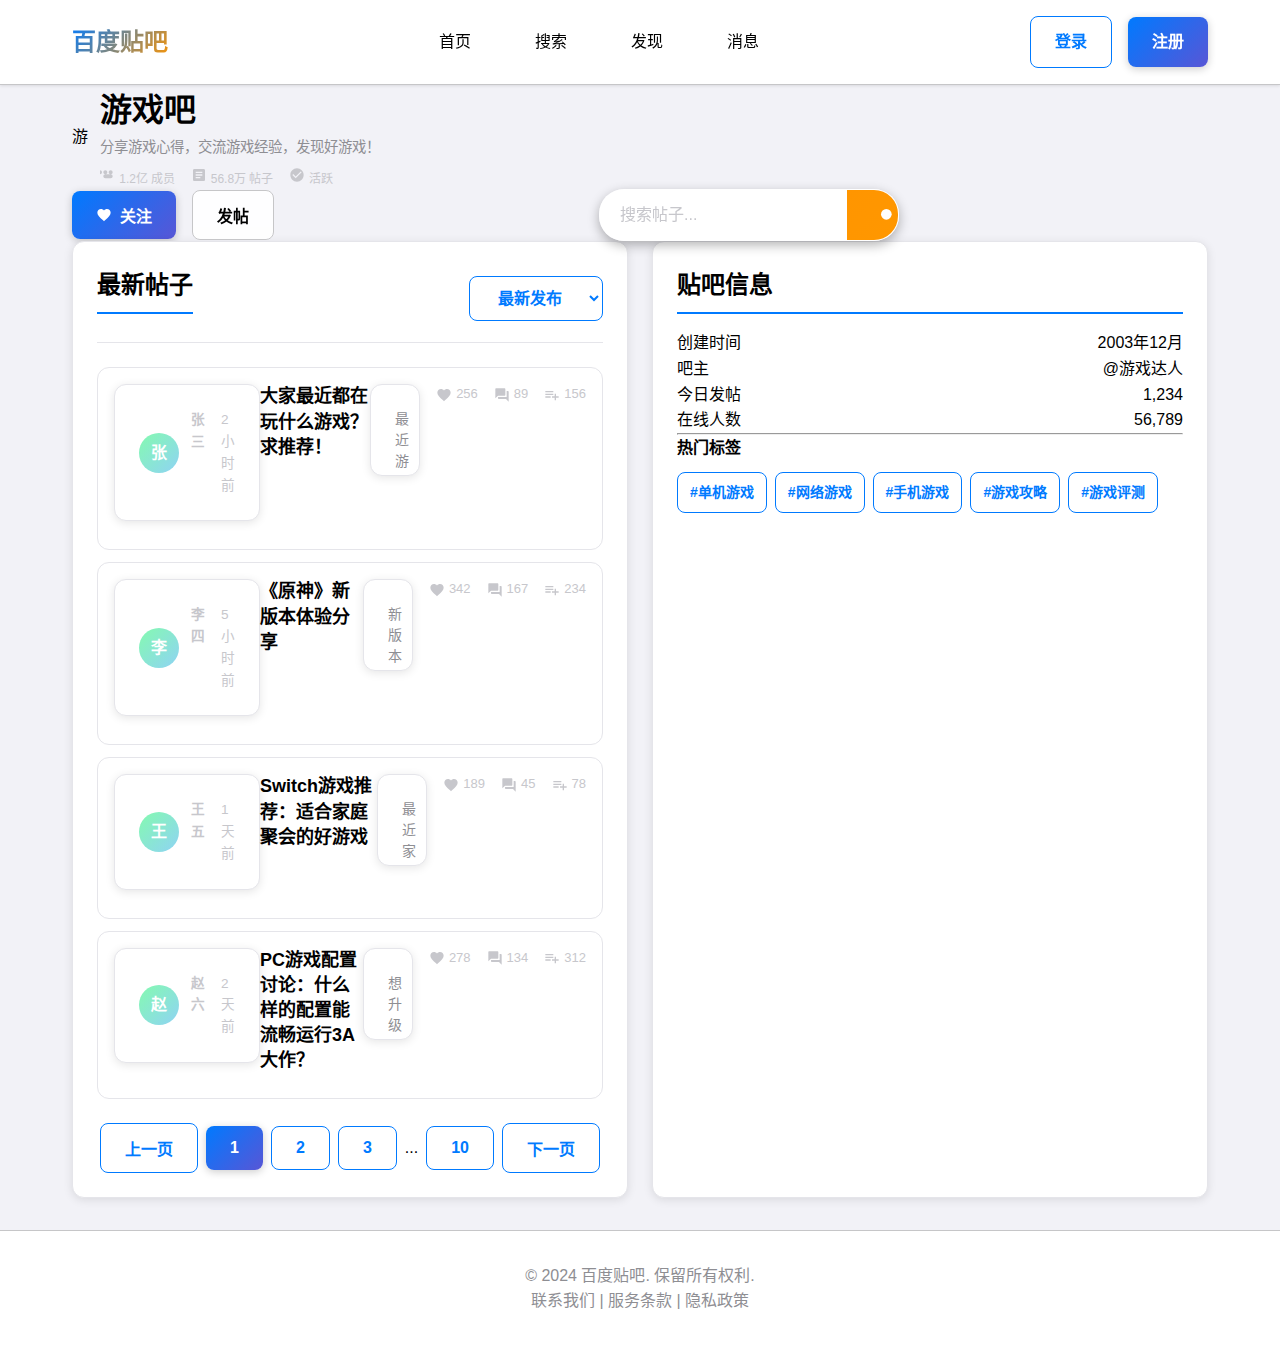
<file: tieba-detail.html>
<!DOCTYPE html>
<html lang="zh-CN">
<head>
    <meta charset="UTF-8">
    <meta name="viewport" content="width=device-width, initial-scale=1.0, user-scalable=yes, minimum-scale=1.0, maximum-scale=5.0">
    <title>游戏吧 - 百度贴吧</title>
    <link rel="stylesheet" href="css/style.css">
</head>
<body>
    <!-- 导航栏 -->
    <nav class="navbar">
        <div class="nav-container">
            <a href="index.html" class="logo">百度贴吧</a>
            
            <button class="nav-toggle">
                <span></span>
                <span></span>
                <span></span>
            </button>
            
            <ul class="nav-links">
                <li><a href="index.html">首页</a></li>
                <li><a href="search.html">搜索</a></li>
                <li><a href="#">发现</a></li>
                <li><a href="#">消息</a></li>
            </ul>
            
            <div class="nav-user">
                <a href="auth.html" class="btn btn-outline">登录</a>
                <a href="auth.html" class="btn btn-primary">注册</a>
            </div>
        </div>
    </nav>

    <!-- 贴吧详情页内容 -->
    <main class="tieba-detail">
        <!-- 贴吧头部信息 -->
        <section class="tieba-header">
            <div class="container">
                <div class="tieba-info">
                    <div class="tieba-main-avatar">游</div>
                    <div class="tieba-details">
                        <h1>游戏吧</h1>
                        <p class="tieba-description">分享游戏心得，交流游戏经验，发现好游戏！</p>
                        <div class="tieba-stats">
                            <div class="stat-item">
                                <svg width="16" height="16" viewBox="0 0 24 24" fill="currentColor">
                                    <path d="M16 11c1.66 0 2.99-1.34 2.99-3S17.66 5 16 5c-1.66 0-3 1.34-3 3s1.34 3 3 3zm-8 0c1.66 0 2.99-1.34 2.99-3S9.66 5 8 5C6.34 5 5 6.34 5 8s1.34 3 3 3zm-8 0c1.66 0 2.99-1.34 2.99-3S1.66 5 0 5c-1.66 0-3 1.34-3 3s1.34 3 3 3zm16 0H8c-1.66 0-3 1.34-3 3s1.34 3 3 3h8c1.66 0 3-1.34 3-3s-1.34-3-3-3z"/>
                                </svg>
                                <span>1.2亿 成员</span>
                            </div>
                            <div class="stat-item">
                                <svg width="16" height="16" viewBox="0 0 24 24" fill="currentColor">
                                    <path d="M19 3H5c-1.1 0-2 .9-2 2v14c0 1.1.9 2 2 2h14c1.1 0 2-.9 2-2V5c0-1.1-.9-2-2-2zm-5 14H7v-2h7v2zm3-4H7v-2h10v2zm0-4H7V7h10v2z"/>
                                </svg>
                                <span>56.8万 帖子</span>
                            </div>
                            <div class="stat-item">
                                <svg width="16" height="16" viewBox="0 0 24 24" fill="currentColor">
                                    <path d="M12 2C6.48 2 2 6.48 2 12s4.48 10 10 10 10-4.48 10-10S17.52 2 12 2zm-2 15l-5-5 1.41-1.41L10 14.17l7.59-7.59L19 8l-9 9z"/>
                                </svg>
                                <span>活跃</span>
                            </div>
                        </div>
                    </div>
                </div>
                
                <!-- 操作按钮栏 -->
                <div class="action-bar">
                    <div class="flex items-center gap-lg">
                        <button class="btn btn-primary">
                            <svg width="16" height="16" viewBox="0 0 24 24" fill="currentColor">
                                <path d="M12 21.35l-1.45-1.32C5.4 15.36 2 12.28 2 8.5 2 5.42 4.42 3 7.5 3c1.74 0 3.41.81 4.5 2.09C13.09 3.81 14.76 3 16.5 3 19.58 3 22 5.42 22 8.5c0 3.78-3.4 6.86-8.55 11.54L12 21.35z"/>
                            </svg>
                            关注
                        </button>
                        <button class="btn btn-secondary">发帖</button>
                        <div class="search-box" style="max-width: 300px;">
                            <input type="text" class="search-input" placeholder="搜索帖子...">
                            <button type="submit" class="search-btn">
                                <svg width="16" height="16" viewBox="0 0 24 24" fill="currentColor">
                                    <circle cx="11" cy="11" r="8"></circle>
                                    <path d="m21 21-4.35-4.35"></path>
                                </svg>
                            </button>
                        </div>
                    </div>
                </div>
            </div>
        </section>

        <!-- 帖子列表区域 -->
        <div class="container">
            <div class="grid grid-cols-auto gap-xl">
                <!-- 帖子列表 -->
                <section class="card">
                    <div class="section-header">
                        <h2 class="section-title">最新帖子</h2>
                        <div class="flex items-center gap-md">
                            <select class="btn btn-outline">
                                <option>最新发布</option>
                                <option>最多回复</option>
                                <option>最多点赞</option>
                            </select>
                        </div>
                    </div>
                    
                    <div class="post-list">
                        <!-- 帖子 1 -->
                        <div class="post-item" data-post-id="101">
                            <div class="post-header">
                                <div class="post-avatar">张</div>
                                <div class="post-meta">
                                    <div class="post-author">张三</div>
                                    <div class="post-time">2小时前</div>
                                </div>
                            </div>
                            <h3 class="post-title">大家最近都在玩什么游戏？求推荐！</h3>
                            <p class="post-content">最近游戏荒了，想找一些好玩的游戏，大家有什么推荐的吗？最好是单机游戏，不要太肝的。最近玩了几个游戏都觉得一般，想找点新鲜感...</p>
                            <div class="post-stats">
                                <span class="post-stat">
                                    <svg width="16" height="16" viewBox="0 0 24 24" fill="currentColor">
                                        <path d="M12 21.35l-1.45-1.32C5.4 15.36 2 12.28 2 8.5 2 5.42 4.42 3 7.5 3c1.74 0 3.41.81 4.5 2.09C13.09 3.81 14.76 3 16.5 3 19.58 3 22 5.42 22 8.5c0 3.78-3.4 6.86-8.55 11.54L12 21.35z"/>
                                    </svg>
                                    256
                                </span>
                                <span class="post-stat">
                                    <svg width="16" height="16" viewBox="0 0 24 24" fill="currentColor">
                                        <path d="M21 6h-2v9H6v2c0 .55.45 1 1 1h11l4 4V7c0-.55-.45-1-1-1zm-4 6V3c0-.55-.45-1-1-1H3c-.55 0-1 .45-1 1v14l4-4h10c.55 0 1-.45 1-1z"/>
                                    </svg>
                                    89
                                </span>
                                <span class="post-stat">
                                    <svg width="16" height="16" viewBox="0 0 24 24" fill="currentColor">
                                        <path d="M14 10H2v2h12v-2zm0-4H2v2h12V6zm4 8v-4h-2v4h-4v2h4v4h2v-4h4v-2h-4zM2 16h8v-2H2v2z"/>
                                    </svg>
                                    156
                                </span>
                            </div>
                        </div>
                        
                        <!-- 帖子 2 -->
                        <div class="post-item" data-post-id="102">
                            <div class="post-header">
                                <div class="post-avatar">李</div>
                                <div class="post-meta">
                                    <div class="post-author">李四</div>
                                    <div class="post-time">5小时前</div>
                                </div>
                            </div>
                            <h3 class="post-title">《原神》新版本体验分享</h3>
                            <p class="post-content">新版本更新后玩了一段时间，感觉这次的地图设计真的很棒，音乐也很出色。大家对新版本有什么看法？</p>
                            <div class="post-stats">
                                <span class="post-stat">
                                    <svg width="16" height="16" viewBox="0 0 24 24" fill="currentColor">
                                        <path d="M12 21.35l-1.45-1.32C5.4 15.36 2 12.28 2 8.5 2 5.42 4.42 3 7.5 3c1.74 0 3.41.81 4.5 2.09C13.09 3.81 14.76 3 16.5 3 19.58 3 22 5.42 22 8.5c0 3.78-3.4 6.86-8.55 11.54L12 21.35z"/>
                                    </svg>
                                    342
                                </span>
                                <span class="post-stat">
                                    <svg width="16" height="16" viewBox="0 0 24 24" fill="currentColor">
                                        <path d="M21 6h-2v9H6v2c0 .55.45 1 1 1h11l4 4V7c0-.55-.45-1-1-1zm-4 6V3c0-.55-.45-1-1-1H3c-.55 0-1 .45-1 1v14l4-4h10c.55 0 1-.45 1-1z"/>
                                    </svg>
                                    167
                                </span>
                                <span class="post-stat">
                                    <svg width="16" height="16" viewBox="0 0 24 24" fill="currentColor">
                                        <path d="M14 10H2v2h12v-2zm0-4H2v2h12V6zm4 8v-4h-2v4h-4v2h4v4h2v-4h4v-2h-4zM2 16h8v-2H2v2z"/>
                                    </svg>
                                    234
                                </span>
                            </div>
                        </div>
                        
                        <!-- 帖子 3 -->
                        <div class="post-item" data-post-id="103">
                            <div class="post-header">
                                <div class="post-avatar">王</div>
                                <div class="post-meta">
                                    <div class="post-author">王五</div>
                                    <div class="post-time">1天前</div>
                                </div>
                            </div>
                            <h3 class="post-title">Switch游戏推荐：适合家庭聚会的好游戏</h3>
                            <p class="post-content">最近家里买了Switch，想找一些适合全家人一起玩的游戏。大家有什么推荐的吗？最好是支持多人同屏的...</p>
                            <div class="post-stats">
                                <span class="post-stat">
                                    <svg width="16" height="16" viewBox="0 0 24 24" fill="currentColor">
                                        <path d="M12 21.35l-1.45-1.32C5.4 15.36 2 12.28 2 8.5 2 5.42 4.42 3 7.5 3c1.74 0 3.41.81 4.5 2.09C13.09 3.81 14.76 3 16.5 3 19.58 3 22 5.42 22 8.5c0 3.78-3.4 6.86-8.55 11.54L12 21.35z"/>
                                    </svg>
                                    189
                                </span>
                                <span class="post-stat">
                                    <svg width="16" height="16" viewBox="0 0 24 24" fill="currentColor">
                                        <path d="M21 6h-2v9H6v2c0 .55.45 1 1 1h11l4 4V7c0-.55-.45-1-1-1zm-4 6V3c0-.55-.45-1-1-1H3c-.55 0-1 .45-1 1v14l4-4h10c.55 0 1-.45 1-1z"/>
                                    </svg>
                                    45
                                </span>
                                <span class="post-stat">
                                    <svg width="16" height="16" viewBox="0 0 24 24" fill="currentColor">
                                        <path d="M14 10H2v2h12v-2zm0-4H2v2h12V6zm4 8v-4h-2v4h-4v2h4v4h2v-4h4v-2h-4zM2 16h8v-2H2v2z"/>
                                    </svg>
                                    78
                                </span>
                            </div>
                        </div>
                        
                        <!-- 帖子 4 -->
                        <div class="post-item" data-post-id="104">
                            <div class="post-header">
                                <div class="post-avatar">赵</div>
                                <div class="post-meta">
                                    <div class="post-author">赵六</div>
                                    <div class="post-time">2天前</div>
                                </div>
                            </div>
                            <h3 class="post-title">PC游戏配置讨论：什么样的配置能流畅运行3A大作？</h3>
                            <p class="post-content">想升级电脑配置，主要玩3A大作。预算在8000左右，大家有什么配置推荐吗？显卡选N卡还是A卡比较好？</p>
                            <div class="post-stats">
                                <span class="post-stat">
                                    <svg width="16" height="16" viewBox="0 0 24 24" fill="currentColor">
                                        <path d="M12 21.35l-1.45-1.32C5.4 15.36 2 12.28 2 8.5 2 5.42 4.42 3 7.5 3c1.74 0 3.41.81 4.5 2.09C13.09 3.81 14.76 3 16.5 3 19.58 3 22 5.42 22 8.5c0 3.78-3.4 6.86-8.55 11.54L12 21.35z"/>
                                    </svg>
                                    278
                                </span>
                                <span class="post-stat">
                                    <svg width="16" height="16" viewBox="0 0 24 24" fill="currentColor">
                                        <path d="M21 6h-2v9H6v2c0 .55.45 1 1 1h11l4 4V7c0-.55-.45-1-1-1zm-4 6V3c0-.55-.45-1-1-1H3c-.55 0-1 .45-1 1v14l4-4h10c.55 0 1-.45 1-1z"/>
                                    </svg>
                                    134
                                </span>
                                <span class="post-stat">
                                    <svg width="16" height="16" viewBox="0 0 24 24" fill="currentColor">
                                        <path d="M14 10H2v2h12v-2zm0-4H2v2h12V6zm4 8v-4h-2v4h-4v2h4v4h2v-4h4v-2h-4zM2 16h8v-2H2v2z"/>
                                    </svg>
                                    312
                                </span>
                            </div>
                        </div>
                    </div>
                    
                    <!-- 分页 -->
                    <div class="flex justify-center mt-xl">
                        <div class="flex items-center gap-sm">
                            <button class="btn btn-outline">上一页</button>
                            <button class="btn btn-primary">1</button>
                            <button class="btn btn-outline">2</button>
                            <button class="btn btn-outline">3</button>
                            <span class="text-secondary">...</span>
                            <button class="btn btn-outline">10</button>
                            <button class="btn btn-outline">下一页</button>
                        </div>
                    </div>
                </section>
                
                <!-- 侧边栏 -->
                <aside class="card">
                    <h3 class="section-title mb-lg">贴吧信息</h3>
                    
                    <div class="space-y-md">
                        <div class="flex justify-between">
                            <span class="text-secondary">创建时间</span>
                            <span>2003年12月</span>
                        </div>
                        <div class="flex justify-between">
                            <span class="text-secondary">吧主</span>
                            <span>@游戏达人</span>
                        </div>
                        <div class="flex justify-between">
                            <span class="text-secondary">今日发帖</span>
                            <span>1,234</span>
                        </div>
                        <div class="flex justify-between">
                            <span class="text-secondary">在线人数</span>
                            <span>56,789</span>
                        </div>
                    </div>
                    
                    <hr class="my-lg">
                    
                    <h4 class="mb-md">热门标签</h4>
                    <div class="flex flex-wrap gap-sm">
                        <span class="btn btn-outline btn-sm">#单机游戏</span>
                        <span class="btn btn-outline btn-sm">#网络游戏</span>
                        <span class="btn btn-outline btn-sm">#手机游戏</span>
                        <span class="btn btn-outline btn-sm">#游戏攻略</span>
                        <span class="btn btn-outline btn-sm">#游戏评测</span>
                    </div>
                </aside>
            </div>
        </div>
    </main>

    <!-- 页脚 -->
    <footer class="footer">
        <div class="container">
            <div class="footer-content">
                <p>&copy; 2024 百度贴吧. 保留所有权利.</p>
                <p>联系我们 | 服务条款 | 隐私政策</p>
            </div>
        </div>
    </footer>

    <script src="js/script.js"></script>
    <script>
        // 贴吧详情页特定初始化
        document.addEventListener('DOMContentLoaded', function() {
            if (typeof tiebaApp !== 'undefined') {
                tiebaApp.initTiebaDetailPage();
            }
        });
    </script>
</body>
</html>
</file>
<file: css/style.css>
/* 百度贴吧 - 统一样式文件 */

/* 基础重置和变量定义 */
* {
    margin: 0;
    padding: 0;
    box-sizing: border-box;
}

:root {
    /* 主色调 */
    --primary-color: #007AFF;
    --secondary-color: #5856D6;
    --accent-color: #FF9500;
    --success-color: #34C759;
    --warning-color: #FF9500;
    --error-color: #FF3B30;
    
    /* 文字颜色 */
    --text-primary: #000000;
    --text-secondary: #8E8E93;
    --text-tertiary: #C7C7CC;
    
    /* 背景颜色 */
    --bg-primary: #FFFFFF;
    --bg-secondary: #F2F2F7;
    --bg-tertiary: #E5E5EA;
    
    /* 边框颜色 */
    --border-color: #C6C6C8;
    --border-light: #E5E5EA;
    
    /* 阴影 */
    --shadow-light: rgba(0, 0, 0, 0.1);
    --shadow-medium: rgba(0, 0, 0, 0.2);
    --shadow-heavy: rgba(0, 0, 0, 0.3);
    
    /* 圆角 */
    --radius-sm: 4px;
    --radius-md: 8px;
    --radius-lg: 12px;
    --radius-xl: 16px;
    
    /* 间距 */
    --spacing-xs: 4px;
    --spacing-sm: 8px;
    --spacing-md: 12px;
    --spacing-lg: 16px;
    --spacing-xl: 24px;
    --spacing-2xl: 32px;
    
    /* 过渡动画 */
    --transition-fast: 0.2s ease;
    --transition-medium: 0.3s ease;
    --transition-slow: 0.5s ease;
}

/* 响应式基础设置 */
html {
    font-size: 16px;
    scroll-behavior: smooth;
}

@media (max-width: 768px) {
    html {
        font-size: 14px;
    }
}

@media (max-width: 480px) {
    html {
        font-size: 12px;
    }
}

body {
    font-family: -apple-system, BlinkMacSystemFont, 'Segoe UI', 'Roboto', 'Helvetica Neue', Arial, sans-serif;
    background-color: var(--bg-secondary);
    color: var(--text-primary);
    line-height: 1.6;
    overflow-x: hidden;
}

/* 容器系统 */
.container {
    max-width: 1200px;
    width: 100%;
    margin: 0 auto;
    padding: 0 clamp(1rem, 4vw, 2rem);
}

@media (max-width: 768px) {
    .container {
        max-width: 100%;
        padding: 0 1rem;
    }
}

/* 弹性布局系统 */
.flex {
    display: flex;
}

.flex-col {
    flex-direction: column;
}

.flex-wrap {
    flex-wrap: wrap;
}

.items-center {
    align-items: center;
}

.justify-center {
    justify-content: center;
}

.justify-between {
    justify-content: space-between;
}

.gap-sm {
    gap: var(--spacing-sm);
}

.gap-md {
    gap: var(--spacing-md);
}

.gap-lg {
    gap: var(--spacing-lg);
}

.gap-xl {
    gap: var(--spacing-xl);
}

/* 网格系统 */
.grid {
    display: grid;
}

.grid-cols-1 {
    grid-template-columns: 1fr;
}

.grid-cols-2 {
    grid-template-columns: repeat(2, 1fr);
}

.grid-cols-3 {
    grid-template-columns: repeat(3, 1fr);
}

.grid-cols-auto {
    grid-template-columns: repeat(auto-fit, minmax(280px, 1fr));
}

@media (max-width: 768px) {
    .grid-cols-2,
    .grid-cols-3,
    .grid-cols-auto {
        grid-template-columns: 1fr;
    }
}

/* 按钮系统 */
.btn {
    padding: clamp(0.5rem, 2vw, 0.75rem) clamp(1rem, 3vw, 1.5rem);
    border: none;
    border-radius: var(--radius-md);
    cursor: pointer;
    font-size: clamp(0.875rem, 2vw, 1rem);
    font-weight: 600;
    transition: all var(--transition-medium);
    min-height: 44px;
    display: inline-flex;
    align-items: center;
    justify-content: center;
    text-decoration: none;
    white-space: nowrap;
    gap: var(--spacing-sm);
}

.btn-primary {
    background: linear-gradient(135deg, var(--primary-color), var(--secondary-color));
    color: white;
    box-shadow: 0 2px 8px var(--shadow-medium);
}

.btn-primary:hover {
    transform: translateY(-2px);
    box-shadow: 0 4px 12px var(--shadow-heavy);
}

.btn-secondary {
    background: rgba(255, 255, 255, 0.9);
    backdrop-filter: blur(20px);
    -webkit-backdrop-filter: blur(20px);
    color: var(--text-primary);
    border: 1px solid var(--border-color);
}

.btn-secondary:hover {
    background: rgba(255, 255, 255, 1);
    transform: translateY(-1px);
}

.btn-outline {
    background: transparent;
    border: 1px solid var(--primary-color);
    color: var(--primary-color);
}

.btn-outline:hover {
    background: var(--primary-color);
    color: white;
}

/* 触摸设备优化 */
@media (hover: none) and (pointer: coarse) {
    .btn:hover {
        transform: none;
    }
    
    .btn:active {
        transform: scale(0.98);
    }
}

/* 导航栏样式 */
.navbar {
    background: rgba(255, 255, 255, 0.95);
    backdrop-filter: blur(20px);
    -webkit-backdrop-filter: blur(20px);
    box-shadow: 0 1px 3px var(--shadow-light);
    position: sticky;
    top: 0;
    z-index: 1000;
    border-bottom: 1px solid var(--border-color);
}

.nav-container {
    display: flex;
    justify-content: space-between;
    align-items: center;
    padding: clamp(0.75rem, 2vw, 1rem) clamp(1rem, 4vw, 2rem);
    max-width: 1200px;
    width: 100%;
    margin: 0 auto;
}

.logo {
    font-size: clamp(1.25rem, 4vw, 1.5rem);
    font-weight: 700;
    color: var(--primary-color);
    text-decoration: none;
    background: linear-gradient(135deg, var(--primary-color), var(--accent-color));
    -webkit-background-clip: text;
    -webkit-text-fill-color: transparent;
    background-clip: text;
}

/* 汉堡菜单 */
.nav-toggle {
    display: none;
    flex-direction: column;
    cursor: pointer;
    padding: 0.5rem;
    background: none;
    border: none;
    z-index: 1001;
}

.nav-toggle span {
    width: 25px;
    height: 3px;
    background: var(--text-primary);
    margin: 3px 0;
    transition: all var(--transition-medium);
    border-radius: 2px;
}

.nav-toggle.active span:nth-child(1) {
    transform: rotate(45deg) translate(5px, 5px);
}

.nav-toggle.active span:nth-child(2) {
    opacity: 0;
}

.nav-toggle.active span:nth-child(3) {
    transform: rotate(-45deg) translate(7px, -6px);
}

.nav-links {
    display: flex;
    gap: clamp(1rem, 3vw, 2rem);
    list-style: none;
    align-items: center;
}

.nav-links a {
    text-decoration: none;
    color: var(--text-primary);
    font-size: clamp(0.875rem, 2vw, 1rem);
    font-weight: 500;
    transition: all var(--transition-medium);
    padding: 0.5rem 1rem;
    border-radius: var(--radius-md);
}

.nav-links a:hover {
    color: var(--primary-color);
    background: rgba(102, 126, 234, 0.1);
    transform: translateY(-1px);
}

.nav-user {
    display: flex;
    gap: clamp(0.5rem, 2vw, 1rem);
    align-items: center;
}

/* 移动端导航 */
@media (max-width: 768px) {
    .nav-toggle {
        display: flex;
    }

    .nav-links {
        position: fixed;
        top: 0;
        left: -100%;
        width: 100%;
        height: 100vh;
        background: rgba(255, 255, 255, 0.98);
        backdrop-filter: blur(20px);
        -webkit-backdrop-filter: blur(20px);
        flex-direction: column;
        justify-content: center;
        align-items: center;
        gap: 2rem;
        transition: left var(--transition-medium);
        z-index: 1000;
    }

    .nav-links.active {
        left: 0;
    }

    .nav-links a {
        font-size: 1.25rem;
        padding: 1rem 2rem;
        width: 80%;
        text-align: center;
        border: 1px solid var(--border-color);
        background: rgba(255, 255, 255, 0.9);
    }

    .nav-user {
        gap: 0.5rem;
    }

    .nav-user .btn {
        padding: 0.5rem 1rem;
        font-size: 0.875rem;
    }
}

/* 搜索框样式 */
.search-box {
    display: flex;
    max-width: min(600px, 90vw);
    width: 100%;
    margin: 0 auto;
    background: rgba(255, 255, 255, 0.95);
    backdrop-filter: blur(20px);
    -webkit-backdrop-filter: blur(20px);
    border-radius: 25px;
    overflow: hidden;
    box-shadow: 0 4px 12px var(--shadow-heavy);
    border: 1px solid rgba(255, 255, 255, 0.3);
}

.search-input {
    flex: 1;
    padding: clamp(0.75rem, 3vw, 1rem) clamp(1rem, 4vw, 1.25rem);
    border: none;
    font-size: clamp(0.875rem, 3vw, 1rem);
    outline: none;
    background: transparent;
    color: var(--text-primary);
    min-height: 44px;
}

.search-input::placeholder {
    color: var(--text-tertiary);
}

.search-btn {
    background: linear-gradient(135deg, var(--accent-color), #ff9800);
    color: white;
    border: none;
    padding: clamp(0.75rem, 3vw, 1rem) clamp(1.5rem, 4vw, 2rem);
    font-size: clamp(0.875rem, 3vw, 1rem);
    font-weight: 600;
    cursor: pointer;
    transition: all var(--transition-medium);
    min-height: 44px;
    display: flex;
    align-items: center;
    justify-content: center;
}

.search-btn:hover {
    background: linear-gradient(135deg, #ff9800, var(--accent-color));
    transform: translateY(-1px);
}

/* 卡片样式 */
.card {
    background: var(--bg-primary);
    border-radius: var(--radius-lg);
    padding: var(--spacing-xl);
    box-shadow: 0 2px 10px var(--shadow-light);
    border: 1px solid var(--border-light);
    transition: all var(--transition-medium);
}

.card:hover {
    box-shadow: 0 4px 16px var(--shadow-medium);
    transform: translateY(-2px);
}

/* 贴吧项目样式 */
.tieba-item {
    text-align: center;
    padding: var(--spacing-lg);
    border-radius: var(--radius-md);
    transition: all var(--transition-medium);
    cursor: pointer;
    border: 1px solid var(--border-light);
    background: var(--bg-primary);
}

.tieba-item:hover {
    background-color: var(--bg-secondary);
    transform: translateY(-2px);
    box-shadow: 0 4px 12px var(--shadow-medium);
}

.tieba-avatar {
    width: 60px;
    height: 60px;
    border-radius: var(--radius-md);
    margin: 0 auto var(--spacing-sm);
    background: linear-gradient(135deg, #667eea 0%, #764ba2 100%);
    display: flex;
    align-items: center;
    justify-content: center;
    color: white;
    font-weight: bold;
    font-size: 18px;
}

.tieba-name {
    font-size: 14px;
    color: var(--text-primary);
    margin-bottom: var(--spacing-xs);
    white-space: nowrap;
    overflow: hidden;
    text-overflow: ellipsis;
}

.tieba-members {
    font-size: 12px;
    color: var(--text-secondary);
}

/* 帖子项目样式 */
.post-item {
    padding: var(--spacing-lg);
    border: 1px solid var(--border-color);
    border-radius: var(--radius-md);
    transition: all var(--transition-medium);
    cursor: pointer;
    background: var(--bg-primary);
}

.post-item:hover {
    border-color: var(--primary-color);
    transform: translateY(-2px);
    box-shadow: 0 4px 12px var(--shadow-medium);
}

.post-header {
    display: flex;
    align-items: center;
    gap: var(--spacing-md);
    margin-bottom: var(--spacing-sm);
}

.post-avatar {
    width: 40px;
    height: 40px;
    border-radius: 50%;
    background: linear-gradient(135deg, #84fab0 0%, #8fd3f4 100%);
    display: flex;
    align-items: center;
    justify-content: center;
    color: white;
    font-weight: bold;
}

.post-meta {
    flex: 1;
}

.post-author {
    font-weight: bold;
    color: var(--text-primary);
    font-size: 14px;
}

.post-time {
    color: var(--text-secondary);
    font-size: 12px;
}

.post-title {
    font-size: 16px;
    font-weight: bold;
    color: var(--text-primary);
    margin-bottom: var(--spacing-sm);
    line-height: 1.4;
}

.post-content {
    color: var(--text-secondary);
    font-size: 14px;
    line-height: 1.5;
    margin-bottom: var(--spacing-sm);
    display: -webkit-box;
    -webkit-line-clamp: 2;
    -webkit-box-orient: vertical;
    overflow: hidden;
}

.post-stats {
    display: flex;
    gap: var(--spacing-lg);
    font-size: 13px;
    color: var(--text-tertiary);
}

.post-stat {
    display: flex;
    align-items: center;
    gap: var(--spacing-xs);
    font-weight: 500;
}

/* 页脚样式 */
.footer {
    background: var(--bg-primary);
    border-top: 1px solid var(--border-color);
    padding: var(--spacing-2xl) 0;
    margin-top: var(--spacing-2xl);
}

.footer-content {
    text-align: center;
    color: var(--text-secondary);
}

/* 帖子详情页样式 */
.post-detail {
    display: grid;
    grid-template-columns: 1fr 300px;
    gap: var(--spacing-xl);
    margin-top: var(--spacing-xl);
}

.post-header {
    grid-column: 1 / -1;
    background: var(--bg-primary);
    padding: var(--spacing-xl);
    border-radius: var(--radius-lg);
    box-shadow: 0 2px 10px var(--shadow-light);
    border: 1px solid var(--border-light);
    display: flex;
    justify-content: space-between;
    align-items: flex-start;
}

.post-title h1 {
    margin: 0 0 var(--spacing-md) 0;
    font-size: clamp(1.25rem, 4vw, 1.75rem);
    color: var(--text-primary);
    line-height: 1.4;
}

.post-meta {
    display: flex;
    gap: var(--spacing-lg);
    font-size: clamp(0.875rem, 2vw, 1rem);
    color: var(--text-secondary);
}

.post-actions {
    display: flex;
    gap: var(--spacing-md);
}

.post-content {
    background: var(--bg-primary);
    padding: var(--spacing-xl);
    border-radius: var(--radius-lg);
    box-shadow: 0 2px 10px var(--shadow-light);
    border: 1px solid var(--border-light);
}

.content-text {
    line-height: 1.6;
    color: var(--text-primary);
    margin-bottom: var(--spacing-xl);
    font-size: clamp(0.875rem, 2vw, 1rem);
}

.content-images {
    display: grid;
    grid-template-columns: repeat(auto-fit, minmax(200px, 1fr));
    gap: var(--spacing-md);
}

.content-images img {
    width: 100%;
    height: auto;
    border-radius: var(--radius-md);
    object-fit: cover;
}

/* 评论区域样式 */
.comments-section {
    background: var(--bg-primary);
    padding: var(--spacing-xl);
    border-radius: var(--radius-lg);
    box-shadow: 0 2px 10px var(--shadow-light);
    border: 1px solid var(--border-light);
    margin-top: var(--spacing-xl);
}

.comments-header {
    display: flex;
    justify-content: space-between;
    align-items: center;
    margin-bottom: var(--spacing-xl);
}

.comments-header h3 {
    margin: 0;
    font-size: clamp(1.125rem, 3vw, 1.5rem);
    color: var(--text-primary);
}

.sort-select {
    padding: var(--spacing-sm) var(--spacing-md);
    border: 1px solid var(--border-color);
    border-radius: var(--radius-md);
    font-size: clamp(0.875rem, 2vw, 1rem);
    background: var(--bg-primary);
    color: var(--text-primary);
}

.comment-form {
    margin-bottom: var(--spacing-2xl);
}

.comment-input {
    width: 100%;
    height: 120px;
    padding: var(--spacing-md);
    border: 1px solid var(--border-color);
    border-radius: var(--radius-md);
    font-size: clamp(0.875rem, 2vw, 1rem);
    resize: vertical;
    margin-bottom: var(--spacing-md);
    background: var(--bg-primary);
    color: var(--text-primary);
}

.comment-actions {
    display: flex;
    justify-content: space-between;
    align-items: center;
}

.comment-tools {
    display: flex;
    gap: var(--spacing-lg);
}

.tool {
    color: var(--text-secondary);
    cursor: pointer;
    font-size: clamp(0.875rem, 2vw, 1rem);
    transition: color var(--transition-medium);
}

.tool:hover {
    color: var(--primary-color);
}

/* 评论列表样式 */
.comments-list {
    margin-bottom: var(--spacing-xl);
}

.comment-item {
    display: flex;
    gap: var(--spacing-lg);
    padding: var(--spacing-lg) 0;
    border-bottom: 1px solid var(--border-light);
    transition: all var(--transition-medium);
}

.comment-item:last-child {
    border-bottom: none;
}

.comment-item.hot-comment {
    background: rgba(255, 165, 0, 0.05);
    margin: 0 calc(-1 * var(--spacing-xl));
    padding: var(--spacing-lg) var(--spacing-xl);
    border-left: 3px solid var(--accent-color);
    border-radius: 0 var(--radius-md) var(--radius-md) 0;
}

.comment-avatar {
    flex-shrink: 0;
}

.comment-avatar img {
    width: 40px;
    height: 40px;
    border-radius: 50%;
    object-fit: cover;
}

.comment-content {
    flex: 1;
}

.comment-header {
    display: flex;
    align-items: center;
    gap: var(--spacing-md);
    margin-bottom: var(--spacing-sm);
}

.comment-author {
    font-weight: bold;
    color: var(--text-primary);
    font-size: clamp(0.875rem, 2vw, 1rem);
}

.comment-time {
    color: var(--text-tertiary);
    font-size: clamp(0.75rem, 2vw, 0.875rem);
}

.comment-likes {
    color: var(--error-color);
    font-size: clamp(0.75rem, 2vw, 0.875rem);
}

.comment-text {
    line-height: 1.5;
    color: var(--text-primary);
    margin-bottom: var(--spacing-md);
    font-size: clamp(0.875rem, 2vw, 1rem);
}

.comment-actions {
    display: flex;
    gap: var(--spacing-lg);
}

.like-btn, .reply-btn, .share-btn {
    background: none;
    border: none;
    color: var(--text-secondary);
    cursor: pointer;
    font-size: clamp(0.75rem, 2vw, 0.875rem);
    padding: var(--spacing-xs) var(--spacing-sm);
    border-radius: var(--radius-sm);
    transition: all var(--transition-medium);
}

.like-btn:hover, .reply-btn:hover, .share-btn:hover {
    background: var(--bg-secondary);
    color: var(--text-primary);
}

/* 回复列表样式 */
.replies-list {
    margin-top: var(--spacing-md);
    padding-left: var(--spacing-xl);
    border-left: 2px solid var(--border-light);
}

.reply-item {
    display: flex;
    gap: var(--spacing-md);
    padding: var(--spacing-sm) 0;
}

.reply-avatar img {
    width: 30px;
    height: 30px;
    border-radius: 50%;
    object-fit: cover;
}

.reply-content {
    flex: 1;
}

.reply-author {
    font-weight: bold;
    color: var(--primary-color);
    margin-right: var(--spacing-sm);
    font-size: clamp(0.75rem, 2vw, 0.875rem);
}

.reply-text {
    color: var(--text-primary);
    font-size: clamp(0.75rem, 2vw, 0.875rem);
}

/* 分页样式 */
.pagination {
    display: flex;
    justify-content: center;
    gap: var(--spacing-xs);
    margin-top: var(--spacing-xl);
}

.page-btn {
    padding: var(--spacing-sm) var(--spacing-md);
    border: 1px solid var(--border-color);
    background: var(--bg-primary);
    color: var(--text-primary);
    cursor: pointer;
    border-radius: var(--radius-md);
    font-size: clamp(0.875rem, 2vw, 1rem);
    transition: all var(--transition-medium);
    min-height: 44px;
    min-width: 44px;
    display: flex;
    align-items: center;
    justify-content: center;
}

.page-btn:hover {
    background: var(--bg-secondary);
}

.page-btn.active {
    background: var(--primary-color);
    color: white;
    border-color: var(--primary-color);
}

.page-btn.next {
    background: var(--bg-secondary);
    border-color: var(--border-color);
}

/* 回复表单样式 */
.reply-form {
    margin-top: var(--spacing-md);
    padding: var(--spacing-md);
    background: var(--bg-secondary);
    border-radius: var(--radius-md);
    border: 1px solid var(--border-light);
}

.reply-input-container {
    display: flex;
    flex-direction: column;
    gap: var(--spacing-md);
}

.reply-input {
    width: 100%;
    height: 80px;
    padding: var(--spacing-md);
    border: 1px solid var(--border-color);
    border-radius: var(--radius-md);
    font-size: clamp(0.875rem, 2vw, 1rem);
    resize: vertical;
    background: var(--bg-primary);
    color: var(--text-primary);
}

.reply-actions {
    display: flex;
    gap: var(--spacing-md);
    justify-content: flex-end;
}

.btn-sm {
    padding: var(--spacing-sm) var(--spacing-md);
    font-size: clamp(0.75rem, 2vw, 0.875rem);
    min-height: 36px;
    min-width: 80px;
}

/* 响应式设计 */
@media (max-width: 768px) {
    .post-detail {
        grid-template-columns: 1fr;
        gap: var(--spacing-lg);
    }
    
    .post-header {
        flex-direction: column;
        text-align: center;
        gap: var(--spacing-md);
    }
    
    .post-actions {
        margin-left: 0;
        margin-top: var(--spacing-md);
    }
    
    .comment-item.hot-comment {
        margin: 0 calc(-1 * var(--spacing-lg));
        padding: var(--spacing-lg);
    }
    
    .comments-header {
        flex-direction: column;
        gap: var(--spacing-md);
        align-items: flex-start;
    }
    
    .comment-actions {
        flex-direction: column;
        gap: var(--spacing-sm);
    }
    
    .content-images {
        grid-template-columns: 1fr;
    }
    
    .replies-list {
        padding-left: var(--spacing-lg);
    }
    
    .reply-actions {
        flex-direction: column;
    }
    
    .btn-sm {
        width: 100%;
    }
}

/* 个人中心页样式 */
.profile-container {
    display: grid;
    grid-template-columns: 300px 1fr;
    gap: var(--spacing-xl);
    margin-top: var(--spacing-xl);
}

.profile-sidebar {
    background: var(--bg-primary);
    border-radius: var(--radius-lg);
    box-shadow: 0 2px 10px var(--shadow-light);
    border: 1px solid var(--border-light);
    padding: var(--spacing-xl);
    height: fit-content;
    position: sticky;
    top: 100px;
}

.user-info {
    text-align: center;
    margin-bottom: var(--spacing-xl);
}

.user-avatar {
    position: relative;
    margin-bottom: var(--spacing-md);
}

.user-avatar img {
    width: 100px;
    height: 100px;
    border-radius: 50%;
    object-fit: cover;
    border: 3px solid var(--primary-color);
}

.edit-avatar-btn {
    position: absolute;
    bottom: 5px;
    right: 5px;
    background: var(--primary-color);
    color: white;
    border: none;
    border-radius: var(--radius-sm);
    padding: var(--spacing-xs) var(--spacing-sm);
    font-size: 12px;
    cursor: pointer;
}

.user-details h2 {
    margin: 0 0 var(--spacing-md) 0;
    font-size: clamp(1.125rem, 3vw, 1.5rem);
    color: var(--text-primary);
}

.user-level {
    display: flex;
    align-items: center;
    gap: var(--spacing-md);
    margin-bottom: var(--spacing-lg);
    justify-content: center;
}

.level-badge {
    background: var(--primary-color);
    color: white;
    padding: var(--spacing-xs) var(--spacing-sm);
    border-radius: var(--radius-sm);
    font-size: 14px;
    font-weight: bold;
}

.level-progress {
    display: flex;
    align-items: center;
    gap: var(--spacing-sm);
    flex: 1;
    max-width: 120px;
}

.progress-bar {
    flex: 1;
    height: 6px;
    background: var(--bg-secondary);
    border-radius: 3px;
    overflow: hidden;
}

.progress-fill {
    height: 100%;
    background: var(--primary-color);
    transition: width 0.3s ease;
}

.progress-text {
    font-size: 12px;
    color: var(--text-secondary);
    min-width: 30px;
}

.user-stats {
    display: flex;
    justify-content: space-around;
    gap: var(--spacing-md);
}

.stat-item {
    text-align: center;
}

.stat-number {
    display: block;
    font-size: 18px;
    font-weight: bold;
    color: var(--primary-color);
}

.stat-label {
    font-size: 12px;
    color: var(--text-secondary);
}

.profile-menu {
    margin-bottom: var(--spacing-xl);
}

.menu-item {
    display: block;
    padding: var(--spacing-md);
    color: var(--text-secondary);
    text-decoration: none;
    border-radius: var(--radius-md);
    margin-bottom: var(--spacing-xs);
    transition: all var(--transition-medium);
}

.menu-item:hover,
.menu-item.active {
    background: var(--primary-color);
    color: white;
}

.quick-actions {
    display: flex;
    flex-direction: column;
    gap: var(--spacing-md);
}

.full-width {
    width: 100%;
}

.profile-content {
    background: var(--bg-primary);
    border-radius: var(--radius-lg);
    box-shadow: 0 2px 10px var(--shadow-light);
    border: 1px solid var(--border-light);
    overflow: hidden;
}

.content-section {
    display: none;
    padding: var(--spacing-xl);
}

.content-section.active {
    display: block;
}

.section-header {
    display: flex;
    justify-content: space-between;
    align-items: center;
    margin-bottom: var(--spacing-xl);
    padding-bottom: var(--spacing-md);
    border-bottom: 1px solid var(--border-light);
}

.section-header h3 {
    margin: 0;
    font-size: clamp(1.25rem, 3vw, 1.75rem);
    color: var(--text-primary);
}

.filter-select {
    padding: var(--spacing-sm) var(--spacing-md);
    border: 1px solid var(--border-color);
    border-radius: var(--radius-md);
    font-size: 14px;
    background: var(--bg-primary);
    color: var(--text-primary);
}

.posts-list {
    display: flex;
    flex-direction: column;
    gap: var(--spacing-lg);
}

.post-item {
    display: flex;
    justify-content: space-between;
    align-items: flex-start;
    padding: var(--spacing-lg);
    border: 1px solid var(--border-light);
    border-radius: var(--radius-md);
    transition: all var(--transition-medium);
}

.post-item:hover {
    border-color: var(--primary-color);
    box-shadow: 0 2px 8px var(--shadow-light);
}

.post-content {
    flex: 1;
    margin-right: var(--spacing-lg);
}

.post-title {
    display: block;
    font-size: clamp(1rem, 2vw, 1.125rem);
    font-weight: bold;
    color: var(--text-primary);
    margin-bottom: var(--spacing-sm);
    text-decoration: none;
}

.post-title:hover {
    color: var(--primary-color);
}

.post-excerpt {
    color: var(--text-secondary);
    font-size: 14px;
    line-height: 1.4;
    margin-bottom: var(--spacing-sm);
}

.post-meta {
    display: flex;
    gap: var(--spacing-lg);
    font-size: 12px;
    color: var(--text-tertiary);
}

.post-actions {
    display: flex;
    gap: var(--spacing-sm);
    flex-shrink: 0;
}

.btn-danger {
    background: var(--error-color);
    color: white;
}

.btn-danger:hover {
    background: #d32f2f;
}

.replies-list,
.favorites-list,
.followed-tiebas {
    display: flex;
    flex-direction: column;
    gap: var(--spacing-lg);
}

.reply-item,
.favorite-item,
.tieba-item {
    display: flex;
    justify-content: space-between;
    align-items: center;
    padding: var(--spacing-lg);
    border: 1px solid var(--border-light);
    border-radius: var(--radius-md);
}

.reply-content,
.tieba-info {
    flex: 1;
    margin-right: var(--spacing-lg);
}

.reply-text {
    color: var(--text-primary);
    margin-bottom: var(--spacing-sm);
}

.reply-meta {
    font-size: 12px;
    color: var(--text-tertiary);
}

.reply-to a {
    color: var(--primary-color);
    text-decoration: none;
}

.tieba-info {
    display: flex;
    align-items: center;
    gap: var(--spacing-md);
}

.tieba-avatar {
    width: 50px;
    height: 50px;
    border-radius: var(--radius-md);
    object-fit: cover;
}

.tieba-name {
    font-weight: bold;
    color: var(--text-primary);
    text-decoration: none;
}

.tieba-name:hover {
    color: var(--primary-color);
}

.tieba-stats {
    font-size: 12px;
    color: var(--text-tertiary);
}

.settings-form {
    max-width: 500px;
}

.form-group {
    margin-bottom: var(--spacing-lg);
}

.form-group label {
    display: block;
    margin-bottom: var(--spacing-sm);
    font-weight: bold;
    color: var(--text-primary);
}

.form-input,
.form-textarea,
.form-select {
    width: 100%;
    padding: var(--spacing-md);
    border: 1px solid var(--border-color);
    border-radius: var(--radius-md);
    font-size: 14px;
    background: var(--bg-primary);
    color: var(--text-primary);
}

.form-textarea {
    height: 100px;
    resize: vertical;
}

.form-actions {
    display: flex;
    gap: var(--spacing-md);
    justify-content: flex-end;
}

/* 响应式设计 */
@media (max-width: 768px) {
    .profile-container {
        grid-template-columns: 1fr;
        gap: var(--spacing-lg);
    }
    
    .profile-sidebar {
        position: static;
    }
    
    .user-stats {
        flex-direction: column;
        gap: var(--spacing-sm);
    }
    
    .post-item {
        flex-direction: column;
        gap: var(--spacing-md);
    }
    
    .post-content {
        margin-right: 0;
    }
    
    .post-actions {
        width: 100%;
        justify-content: flex-end;
    }
    
    .reply-item,
    .favorite-item,
    .tieba-item {
        flex-direction: column;
        align-items: flex-start;
        gap: var(--spacing-md);
    }
    
    .reply-content,
    .tieba-info {
        margin-right: 0;
    }
    
    .form-actions {
        flex-direction: column;
    }
    
    .section-header {
        flex-direction: column;
        gap: var(--spacing-md);
        align-items: flex-start;
    }
}

/* 搜索页面样式 */
.search-container {
    max-width: 1200px;
    margin: 0 auto;
    padding: var(--spacing-xl);
    min-height: calc(100vh - 200px);
}

.search-header {
    text-align: center;
    margin-bottom: var(--spacing-xxl);
    padding: var(--spacing-xl) 0;
}

.search-header h1 {
    font-size: 2.5rem;
    color: var(--text-primary);
    margin-bottom: var(--spacing-sm);
}

.search-summary {
    font-size: 1.1rem;
    color: var(--text-secondary);
}

.search-filters {
    background: var(--bg-secondary);
    border-radius: var(--radius-lg);
    padding: var(--spacing-lg);
    margin-bottom: var(--spacing-xl);
    border: 1px solid var(--border-light);
}

.filter-group {
    display: flex;
    align-items: center;
    margin-bottom: var(--spacing-md);
}

.filter-group:last-child {
    margin-bottom: 0;
}

.filter-label {
    font-weight: bold;
    color: var(--text-primary);
    min-width: 60px;
    margin-right: var(--spacing-md);
}

.filter-options {
    display: flex;
    gap: var(--spacing-sm);
    flex-wrap: wrap;
}

.filter-btn {
    padding: var(--spacing-sm) var(--spacing-md);
    border: 1px solid var(--border-color);
    border-radius: var(--radius-md);
    background: var(--bg-primary);
    color: var(--text-secondary);
    cursor: pointer;
    transition: all var(--transition-medium);
    font-size: 0.9rem;
}

.filter-btn:hover {
    border-color: var(--primary-color);
    color: var(--primary-color);
}

.filter-btn.active {
    background: var(--primary-color);
    color: white;
    border-color: var(--primary-color);
}

.search-results {
    margin-bottom: var(--spacing-xxl);
}

.result-section {
    margin-bottom: var(--spacing-xl);
}

.section-title {
    font-size: 1.5rem;
    color: var(--text-primary);
    margin-bottom: var(--spacing-lg);
    padding-bottom: var(--spacing-sm);
    border-bottom: 2px solid var(--primary-color);
}

/* 贴吧搜索结果样式 */
.tieba-list {
    display: grid;
    gap: var(--spacing-md);
}

.tieba-item {
    display: flex;
    align-items: center;
    background: var(--bg-primary);
    border-radius: var(--radius-lg);
    padding: var(--spacing-lg);
    border: 1px solid var(--border-light);
    transition: all var(--transition-medium);
}

.tieba-item:hover {
    transform: translateY(-2px);
    box-shadow: 0 4px 12px rgba(0, 0, 0, 0.1);
    border-color: var(--primary-color);
}

.tieba-avatar {
    margin-right: var(--spacing-lg);
}

.tieba-avatar img {
    width: 60px;
    height: 60px;
    border-radius: var(--radius-md);
    object-fit: cover;
}

.tieba-info {
    flex: 1;
}

.tieba-info h4 {
    margin-bottom: var(--spacing-sm);
}

.tieba-info h4 a {
    color: var(--text-primary);
    text-decoration: none;
    font-size: 1.2rem;
}

.tieba-info h4 a:hover {
    color: var(--primary-color);
}

.tieba-description {
    color: var(--text-secondary);
    margin-bottom: var(--spacing-sm);
    font-size: 0.9rem;
}

.tieba-stats {
    display: flex;
    gap: var(--spacing-lg);
}

.tieba-stats .stat {
    color: var(--text-tertiary);
    font-size: 0.85rem;
}

.tieba-stats .stat i {
    margin-right: var(--spacing-xs);
}

.tieba-actions {
    margin-left: var(--spacing-lg);
}

/* 帖子搜索结果样式 */
.post-list {
    display: grid;
    gap: var(--spacing-md);
}

.post-item {
    background: var(--bg-primary);
    border-radius: var(--radius-lg);
    padding: var(--spacing-lg);
    border: 1px solid var(--border-light);
    transition: all var(--transition-medium);
}

.post-item:hover {
    transform: translateY(-2px);
    box-shadow: 0 4px 12px rgba(0, 0, 0, 0.1);
    border-color: var(--primary-color);
}

.post-header {
    display: flex;
    justify-content: space-between;
    align-items: center;
    margin-bottom: var(--spacing-md);
}

.post-tieba {
    background: var(--primary-color);
    color: white;
    padding: var(--spacing-xs) var(--spacing-sm);
    border-radius: var(--radius-sm);
    font-size: 0.8rem;
}

.post-time {
    color: var(--text-tertiary);
    font-size: 0.85rem;
}

.post-title {
    margin-bottom: var(--spacing-sm);
}

.post-title a {
    color: var(--text-primary);
    text-decoration: none;
    font-size: 1.1rem;
    font-weight: bold;
}

.post-title a:hover {
    color: var(--primary-color);
}

.post-content {
    color: var(--text-secondary);
    margin-bottom: var(--spacing-md);
    line-height: 1.5;
    display: -webkit-box;
    -webkit-line-clamp: 2;
    -webkit-box-orient: vertical;
    overflow: hidden;
}

.post-footer {
    display: flex;
    justify-content: space-between;
    align-items: center;
}

.post-author {
    color: var(--text-tertiary);
    font-size: 0.85rem;
}

.post-stats {
    display: flex;
    gap: var(--spacing-lg);
}

.post-stats .stat {
    color: var(--text-tertiary);
    font-size: 0.85rem;
}

.post-stats .stat i {
    margin-right: var(--spacing-xs);
}

/* 用户搜索结果样式 */
.user-list {
    display: grid;
    gap: var(--spacing-md);
}

.user-item {
    display: flex;
    align-items: center;
    background: var(--bg-primary);
    border-radius: var(--radius-lg);
    padding: var(--spacing-lg);
    border: 1px solid var(--border-light);
    transition: all var(--transition-medium);
}

.user-item:hover {
    transform: translateY(-2px);
    box-shadow: 0 4px 12px rgba(0, 0, 0, 0.1);
    border-color: var(--primary-color);
}

.user-avatar {
    margin-right: var(--spacing-lg);
}

.user-avatar img {
    width: 50px;
    height: 50px;
    border-radius: 50%;
    object-fit: cover;
}

.user-info {
    flex: 1;
}

.user-info h4 {
    margin-bottom: var(--spacing-sm);
}

.user-info h4 a {
    color: var(--text-primary);
    text-decoration: none;
    font-size: 1.1rem;
}

.user-info h4 a:hover {
    color: var(--primary-color);
}

.user-bio {
    color: var(--text-secondary);
    margin-bottom: var(--spacing-sm);
    font-size: 0.9rem;
}

.user-stats {
    display: flex;
    gap: var(--spacing-lg);
}

.user-stats .stat {
    color: var(--text-tertiary);
    font-size: 0.85rem;
}

.user-stats .stat i {
    margin-right: var(--spacing-xs);
}

.user-actions {
    margin-left: var(--spacing-lg);
}

/* 无结果提示样式 */
.no-results {
    text-align: center;
    padding: var(--spacing-xxl) 0;
}

.no-results-content {
    max-width: 400px;
    margin: 0 auto;
}

.no-results-content i {
    font-size: 4rem;
    color: var(--text-tertiary);
    margin-bottom: var(--spacing-lg);
}

.no-results-content h3 {
    color: var(--text-secondary);
    margin-bottom: var(--spacing-sm);
}

.no-results-content p {
    color: var(--text-tertiary);
}

/* 分页样式 */
.pagination {
    display: flex;
    justify-content: center;
    align-items: center;
    gap: var(--spacing-sm);
    margin-top: var(--spacing-xl);
}

.page-btn {
    padding: var(--spacing-sm) var(--spacing-md);
    border: 1px solid var(--border-color);
    border-radius: var(--radius-md);
    background: var(--bg-primary);
    color: var(--text-primary);
    cursor: pointer;
    transition: all var(--transition-medium);
    font-size: 0.9rem;
}

.page-btn:hover:not(:disabled) {
    border-color: var(--primary-color);
    color: var(--primary-color);
}

.page-btn:disabled {
    opacity: 0.5;
    cursor: not-allowed;
}

.page-numbers {
    display: flex;
    gap: var(--spacing-xs);
}

.page-number {
    padding: var(--spacing-sm) var(--spacing-md);
    border: 1px solid var(--border-color);
    border-radius: var(--radius-md);
    background: var(--bg-primary);
    color: var(--text-primary);
    cursor: pointer;
    transition: all var(--transition-medium);
    font-size: 0.9rem;
    min-width: 40px;
    text-align: center;
}

.page-number:hover {
    border-color: var(--primary-color);
    color: var(--primary-color);
}

.page-number.active {
    background: var(--primary-color);
    color: white;
    border-color: var(--primary-color);
}

/* 认证页面样式 */
.auth-container {
    min-height: 100vh;
    display: flex;
    align-items: center;
    justify-content: center;
    background: linear-gradient(135deg, #667eea 0%, #764ba2 100%);
    padding: var(--spacing-xl);
}

.auth-card {
    background: var(--bg-primary);
    border-radius: var(--radius-lg);
    box-shadow: 0 20px 40px rgba(0, 0, 0, 0.1);
    padding: var(--spacing-xxl);
    width: 100%;
    max-width: 400px;
    position: relative;
    overflow: hidden;
}

.auth-header {
    text-align: center;
    margin-bottom: var(--spacing-xl);
}

.auth-logo {
    font-size: 2.5rem;
    font-weight: bold;
    color: var(--primary-color);
    margin-bottom: var(--spacing-md);
}

.auth-title {
    font-size: 1.5rem;
    color: var(--text-primary);
    margin-bottom: var(--spacing-sm);
}

.auth-subtitle {
    color: var(--text-secondary);
    font-size: 0.9rem;
}

.auth-tabs {
    display: flex;
    margin-bottom: var(--spacing-lg);
    border-bottom: 1px solid var(--border-light);
}

.auth-tab {
    flex: 1;
    text-align: center;
    padding: var(--spacing-md);
    background: none;
    border: none;
    color: var(--text-secondary);
    font-size: 1rem;
    cursor: pointer;
    transition: all var(--transition-medium);
    position: relative;
}

.auth-tab.active {
    color: var(--primary-color);
    font-weight: bold;
}

.auth-tab.active::after {
    content: '';
    position: absolute;
    bottom: -1px;
    left: 50%;
    transform: translateX(-50%);
    width: 100%;
    height: 2px;
    background: var(--primary-color);
}

.auth-form {
    display: none;
}

.auth-form.active {
    display: block;
    animation: fadeIn 0.3s ease;
}

.form-group {
    margin-bottom: var(--spacing-lg);
}

.form-label {
    display: block;
    margin-bottom: var(--spacing-sm);
    font-weight: bold;
    color: var(--text-primary);
}

.form-input {
    width: 100%;
    padding: var(--spacing-md);
    border: 1px solid var(--border-color);
    border-radius: var(--radius-md);
    font-size: 1rem;
    transition: all var(--transition-medium);
    background: var(--bg-primary);
    color: var(--text-primary);
}

.form-input:focus {
    outline: none;
    border-color: var(--primary-color);
    box-shadow: 0 0 0 3px rgba(102, 126, 234, 0.1);
}

.password-input {
    position: relative;
}

.toggle-password {
    position: absolute;
    right: var(--spacing-md);
    top: 50%;
    transform: translateY(-50%);
    background: none;
    border: none;
    color: var(--text-tertiary);
    cursor: pointer;
}

.remember-forgot {
    display: flex;
    justify-content: space-between;
    align-items: center;
    margin-bottom: var(--spacing-lg);
}

.remember-me {
    display: flex;
    align-items: center;
    gap: var(--spacing-sm);
}

.remember-me input {
    margin: 0;
}

.forgot-password {
    color: var(--primary-color);
    text-decoration: none;
    font-size: 0.9rem;
}

.forgot-password:hover {
    text-decoration: underline;
}

.auth-button {
    width: 100%;
    padding: var(--spacing-md);
    background: var(--primary-color);
    color: white;
    border: none;
    border-radius: var(--radius-md);
    font-size: 1rem;
    font-weight: bold;
    cursor: pointer;
    transition: all var(--transition-medium);
}

.auth-button:hover {
    background: #5a6fd8;
    transform: translateY(-1px);
}

.auth-button:active {
    transform: translateY(0);
}

.auth-divider {
    text-align: center;
    margin: var(--spacing-xl) 0;
    position: relative;
}

.auth-divider::before {
    content: '';
    position: absolute;
    top: 50%;
    left: 0;
    right: 0;
    height: 1px;
    background: var(--border-light);
}

.auth-divider span {
    background: var(--bg-primary);
    padding: 0 var(--spacing-md);
    color: var(--text-secondary);
    font-size: 0.9rem;
}

.social-login {
    display: flex;
    gap: var(--spacing-md);
    margin-bottom: var(--spacing-xl);
}

.social-btn {
    flex: 1;
    padding: var(--spacing-md);
    border: 1px solid var(--border-color);
    border-radius: var(--radius-md);
    background: var(--bg-primary);
    color: var(--text-primary);
    cursor: pointer;
    transition: all var(--transition-medium);
    display: flex;
    align-items: center;
    justify-content: center;
    gap: var(--spacing-sm);
}

.social-btn:hover {
    border-color: var(--primary-color);
    transform: translateY(-1px);
}

.auth-footer {
    text-align: center;
    color: var(--text-secondary);
    font-size: 0.9rem;
}

.auth-footer a {
    color: var(--primary-color);
    text-decoration: none;
}

.auth-footer a:hover {
    text-decoration: underline;
}

@media (max-width: 480px) {
    .auth-container {
        padding: var(--spacing-md);
    }
    
    .auth-card {
        padding: var(--spacing-xl);
    }
    
    .social-login {
        flex-direction: column;
    }
}

/* 搜索页面响应式设计 */
@media (max-width: 768px) {
    .search-container {
        padding: var(--spacing-md);
    }
    
    .search-header h1 {
        font-size: 2rem;
    }
    
    .filter-group {
        flex-direction: column;
        align-items: flex-start;
        gap: var(--spacing-sm);
    }
    
    .filter-label {
        min-width: auto;
        margin-right: 0;
    }
    
    .filter-options {
        width: 100%;
    }
    
    .tieba-item {
        flex-direction: column;
        text-align: center;
        padding: var(--spacing-lg);
    }
    
    .tieba-avatar {
        margin-right: 0;
        margin-bottom: var(--spacing-md);
    }
    
    .tieba-actions {
        margin-left: 0;
        margin-top: var(--spacing-md);
    }
    
    .user-item {
        flex-direction: column;
        text-align: center;
        padding: var(--spacing-lg);
    }
    
    .user-avatar {
        margin-right: 0;
        margin-bottom: var(--spacing-md);
    }
    
    .user-actions {
        margin-left: 0;
        margin-top: var(--spacing-md);
    }
    
    .post-footer {
        flex-direction: column;
        gap: var(--spacing-sm);
        align-items: flex-start;
    }
    
    .pagination {
        flex-direction: column;
        gap: var(--spacing-sm);
    }
    
    .page-numbers {
        order: -1;
    }
}

@media (max-width: 480px) {
    .search-header h1 {
        font-size: 1.5rem;
    }
    
    .search-summary {
        font-size: 1rem;
    }
    
    .section-title {
        font-size: 1.2rem;
    }
    
    .filter-btn {
        padding: var(--spacing-xs) var(--spacing-sm);
        font-size: 0.8rem;
    }
    
    .tieba-stats {
        flex-direction: column;
        gap: var(--spacing-xs);
    }
    
    .post-stats {
        flex-direction: column;
        gap: var(--spacing-xs);
    }
    
    .user-stats {
        flex-direction: column;
        gap: var(--spacing-xs);
    }
}

/* 动画 */
@keyframes float {
    0%, 100% { transform: translateY(0px); }
    50% { transform: translateY(-10px); }
}

@keyframes fadeIn {
    from { opacity: 0; transform: translateY(20px); }
    to { opacity: 1; transform: translateY(0); }
}

@keyframes slideIn {
    from { opacity: 0; transform: translateX(-20px); }
    to { opacity: 1; transform: translateX(0); }
}

.fade-in {
    animation: fadeIn 0.6s ease-out;
}

.slide-in {
    animation: slideIn 0.6s ease-out;
}

/* 工具类 */
.text-center { text-align: center; }
.text-left { text-align: left; }
.text-right { text-align: right; }

.mb-sm { margin-bottom: var(--spacing-sm); }
.mb-md { margin-bottom: var(--spacing-md); }
.mb-lg { margin-bottom: var(--spacing-lg); }
.mb-xl { margin-bottom: var(--spacing-xl); }

.mt-sm { margin-top: var(--spacing-sm); }
.mt-md { margin-top: var(--spacing-md); }
.mt-lg { margin-top: var(--spacing-lg); }
.mt-xl { margin-top: var(--spacing-xl); }

.p-sm { padding: var(--spacing-sm); }
.p-md { padding: var(--spacing-md); }
.p-lg { padding: var(--spacing-lg); }
.p-xl { padding: var(--spacing-xl); }

.hidden { display: none; }
.block { display: block; }
.inline-block { display: inline-block; }

.w-full { width: 100%; }
.h-full { height: 100%; }

.rounded-sm { border-radius: var(--radius-sm); }
.rounded-md { border-radius: var(--radius-md); }
.rounded-lg { border-radius: var(--radius-lg); }
.rounded-xl { border-radius: var(--radius-xl); }
</file>
